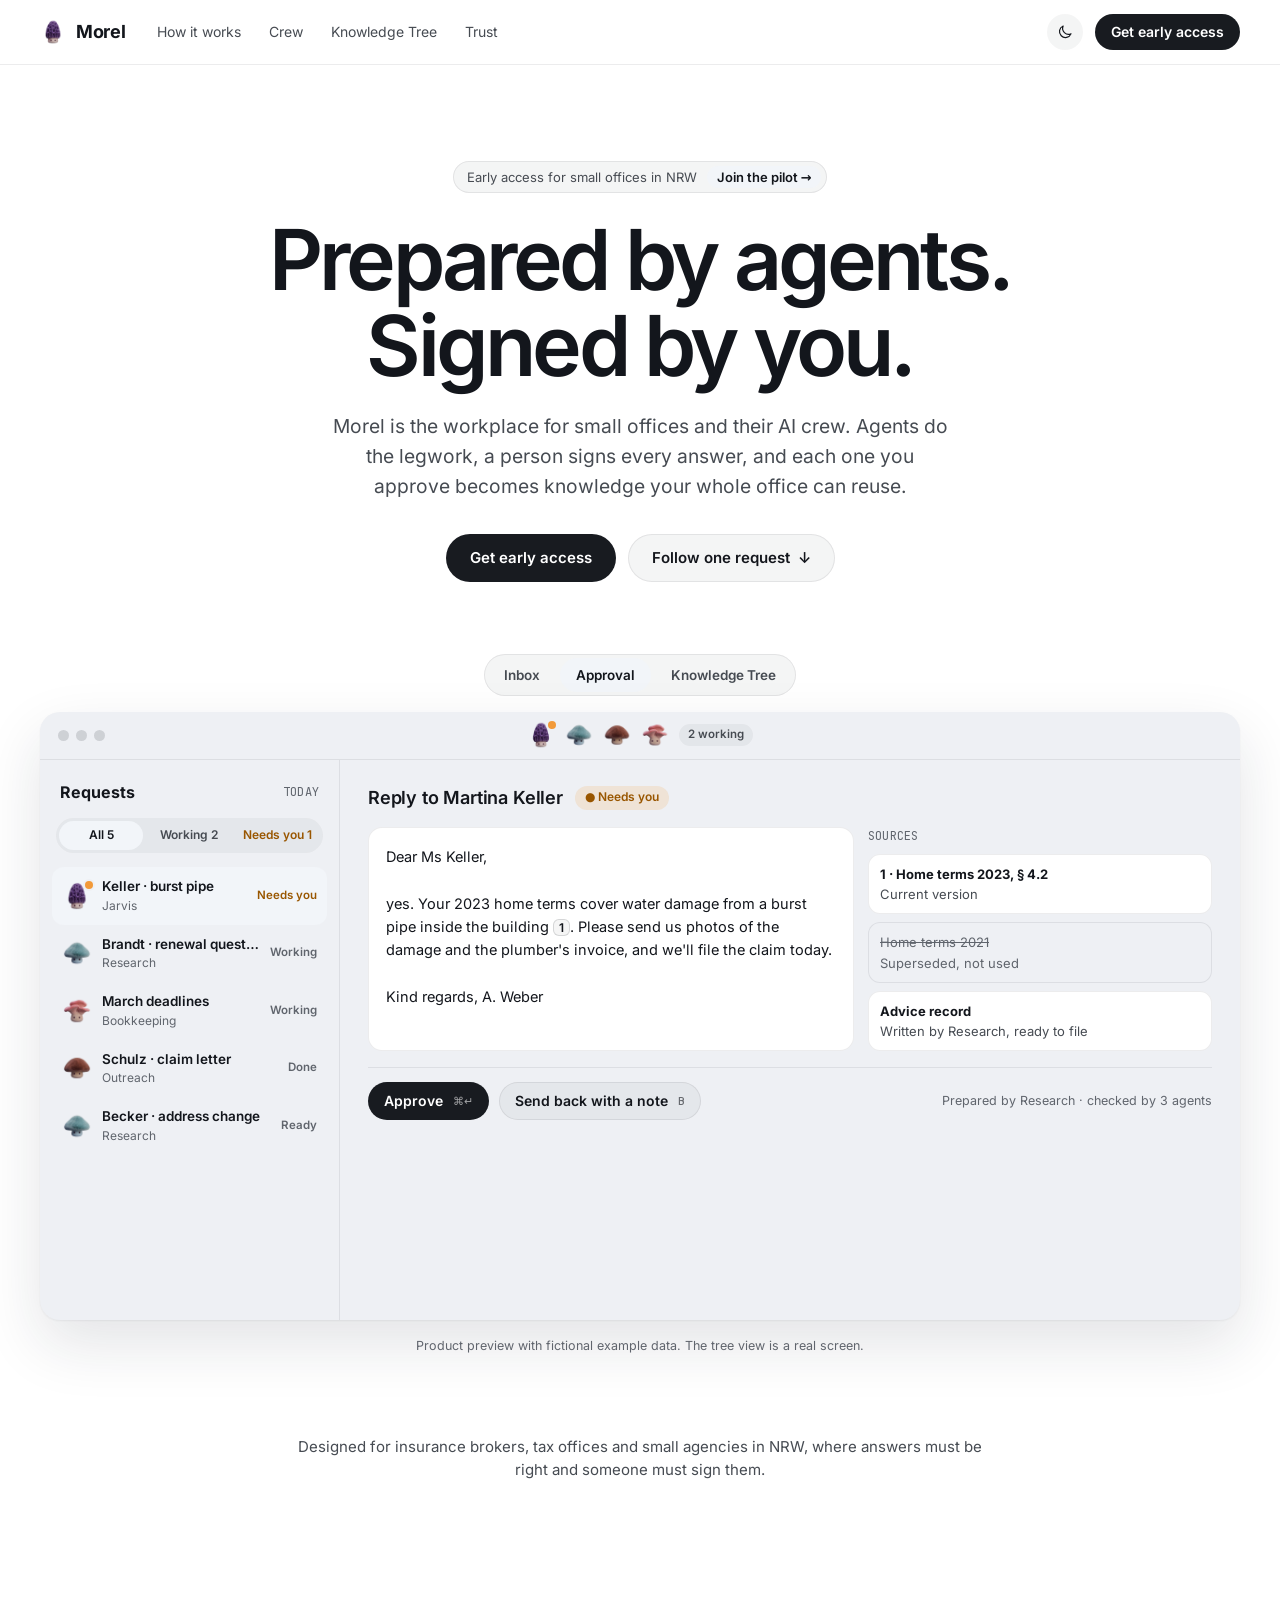
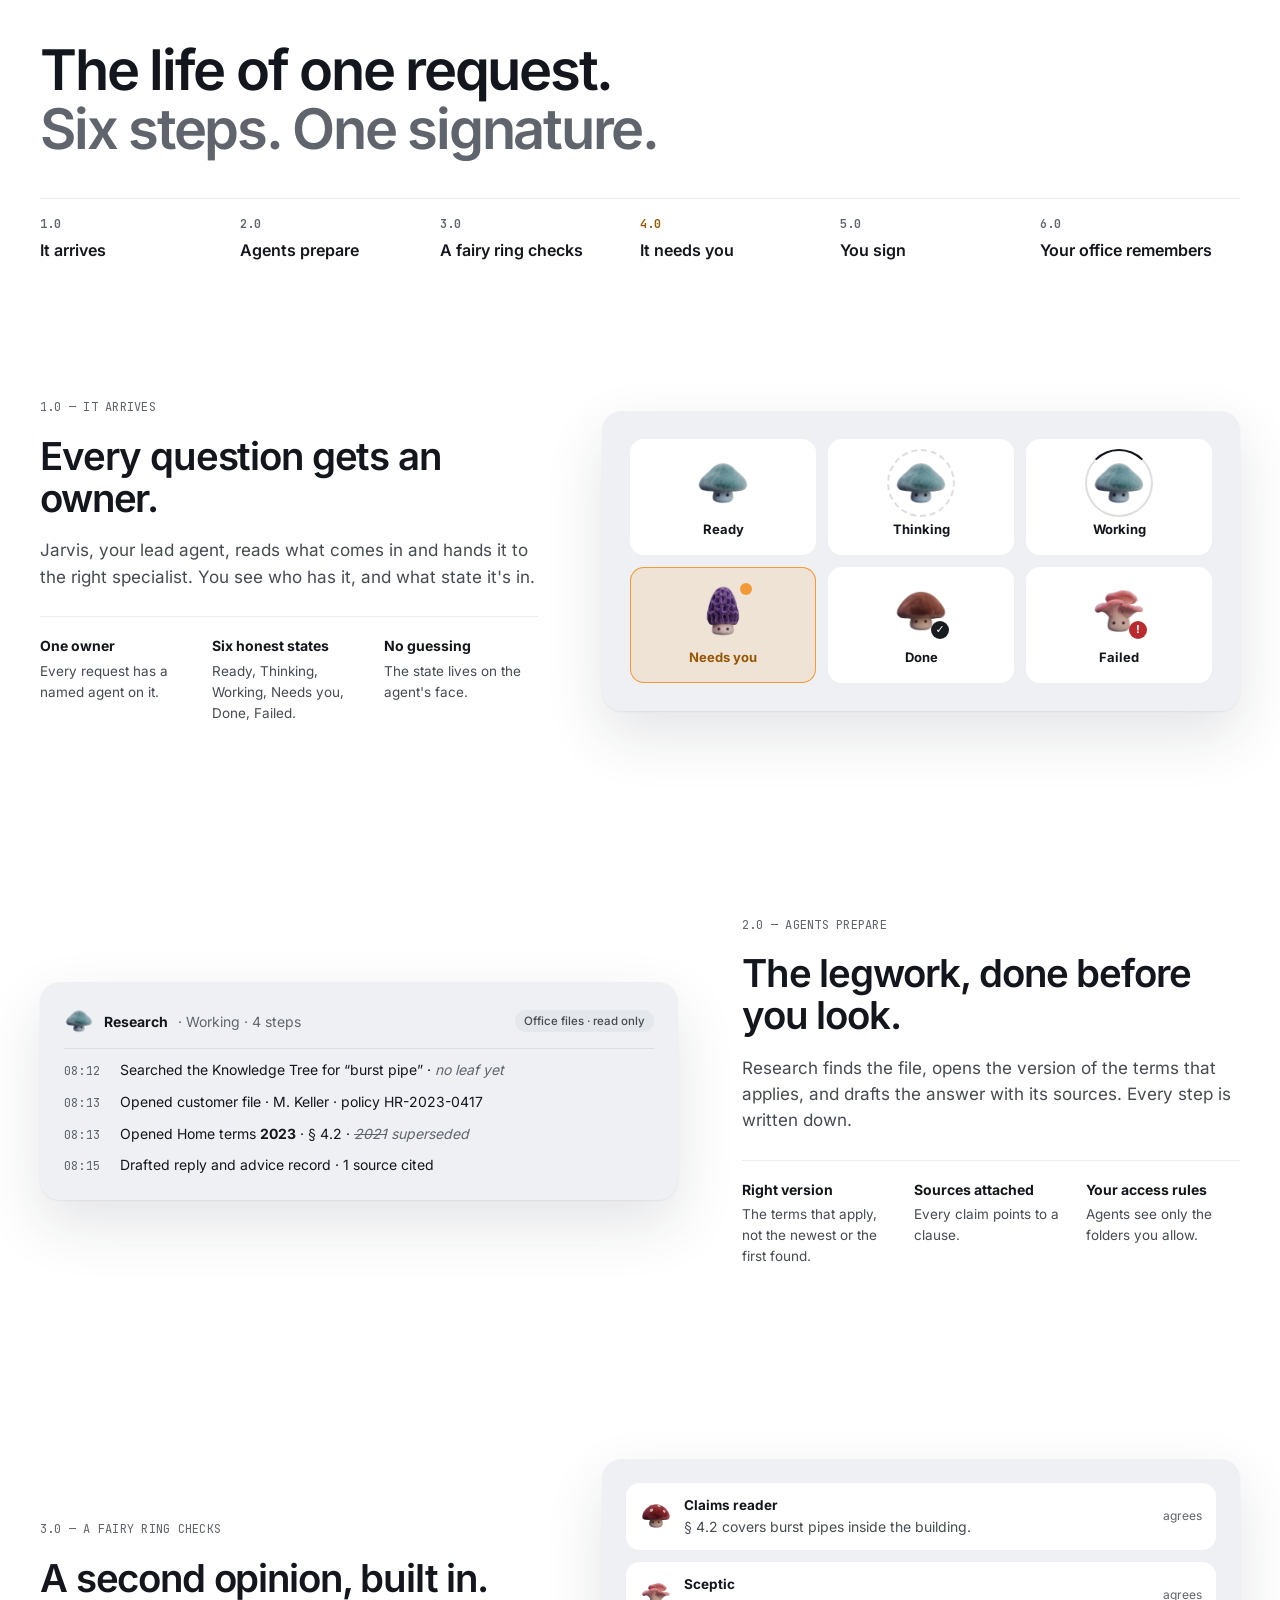
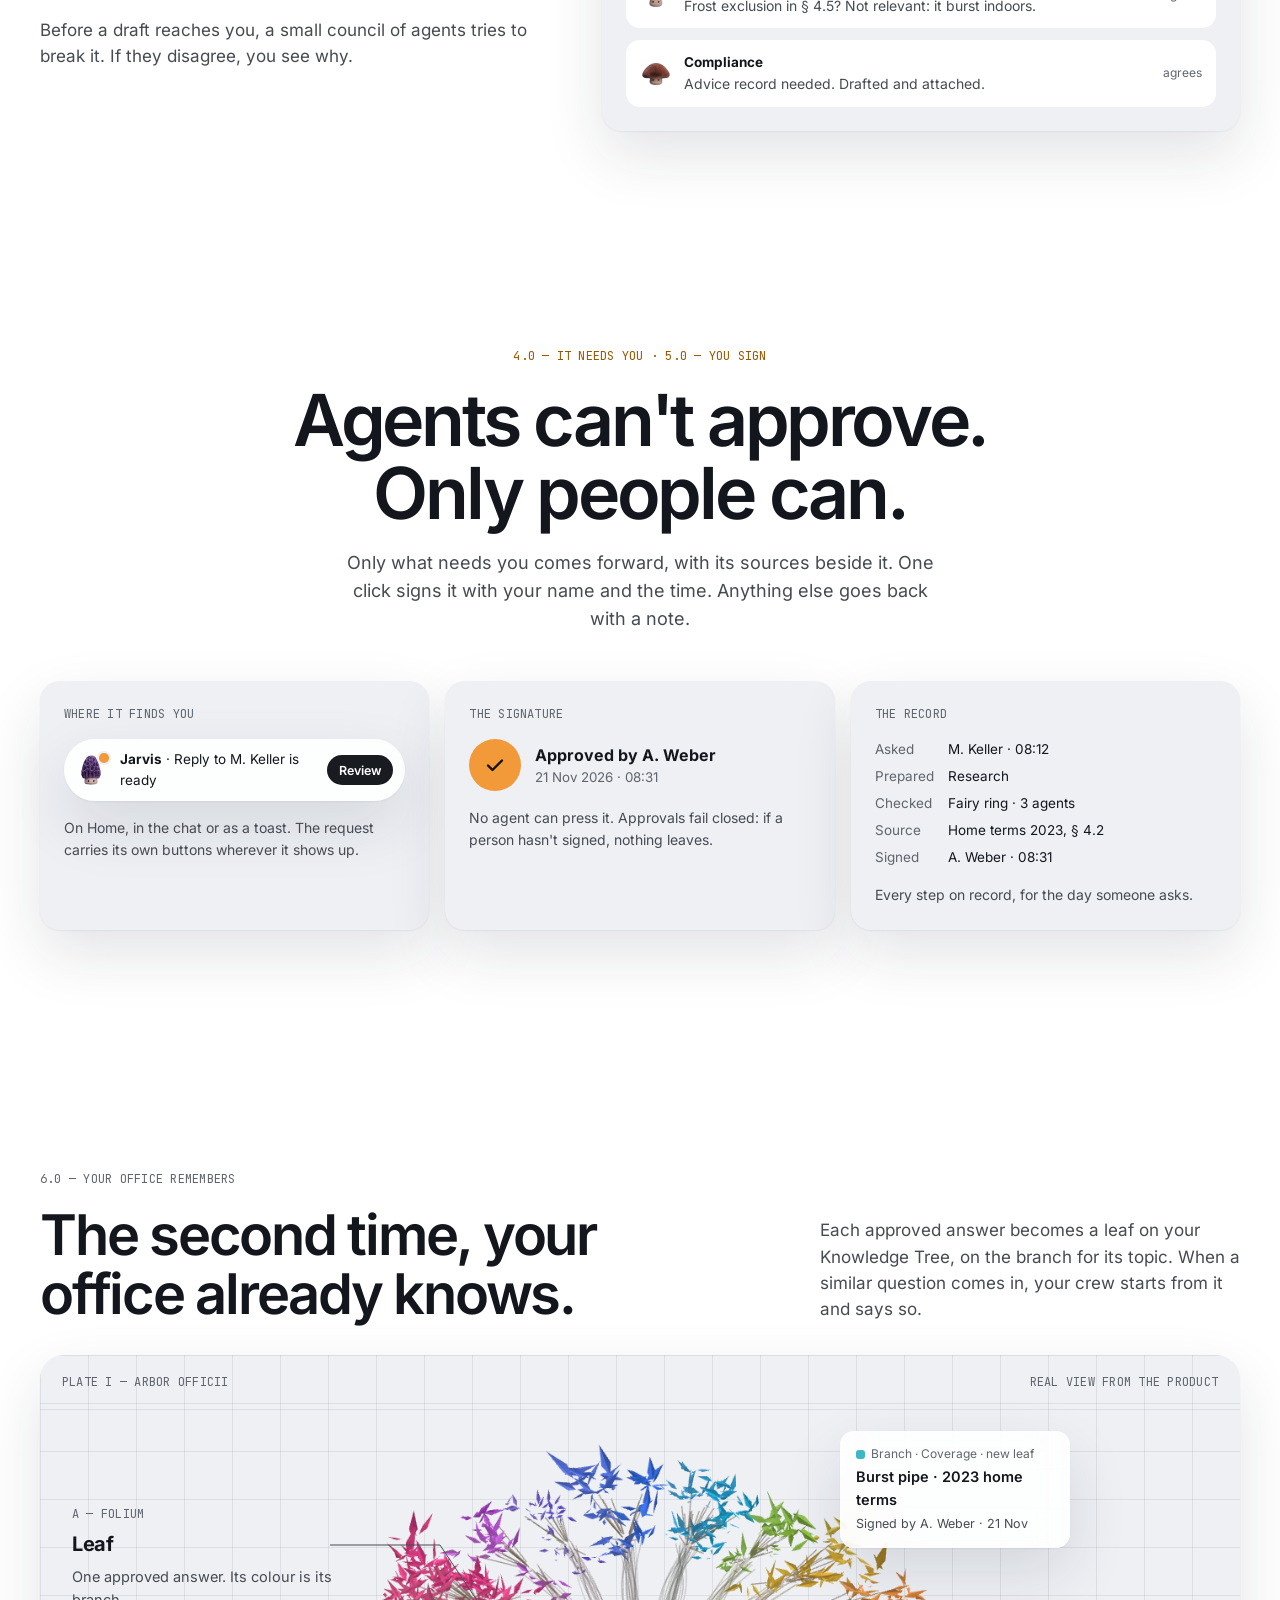
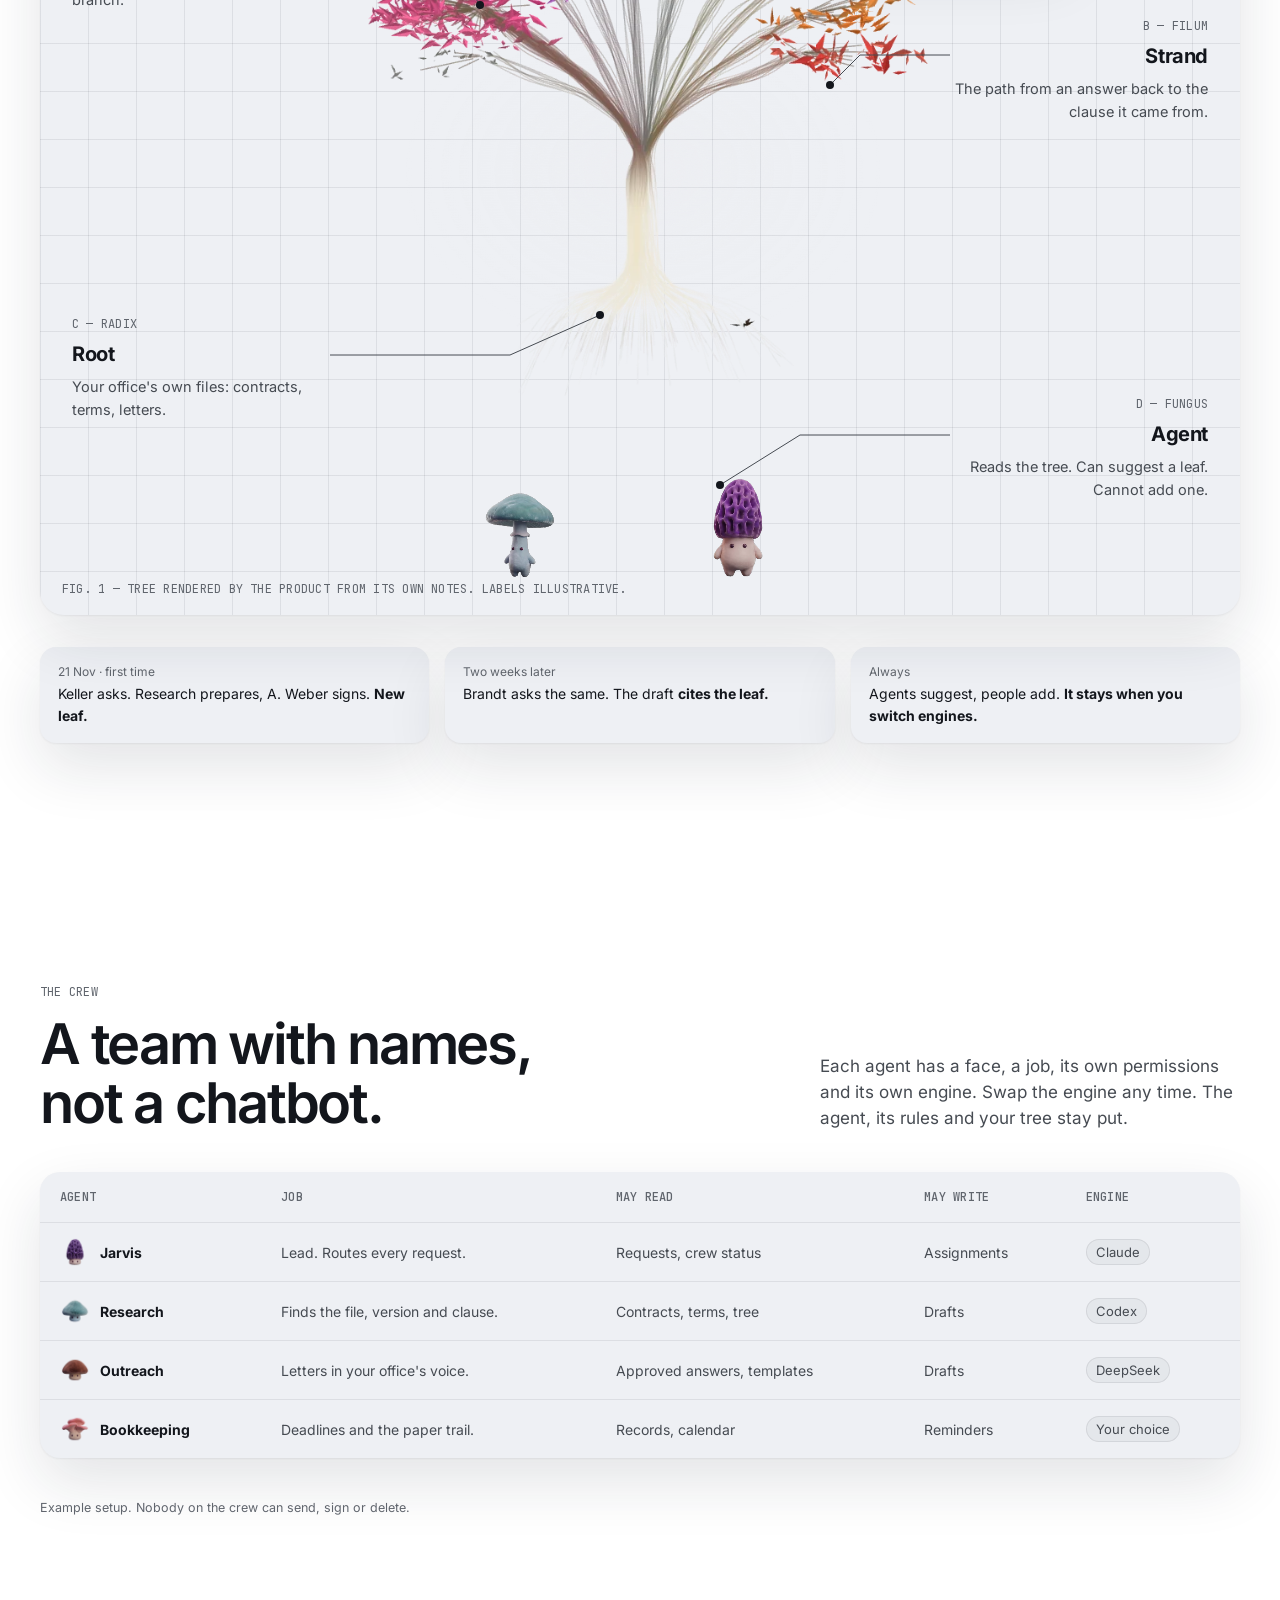
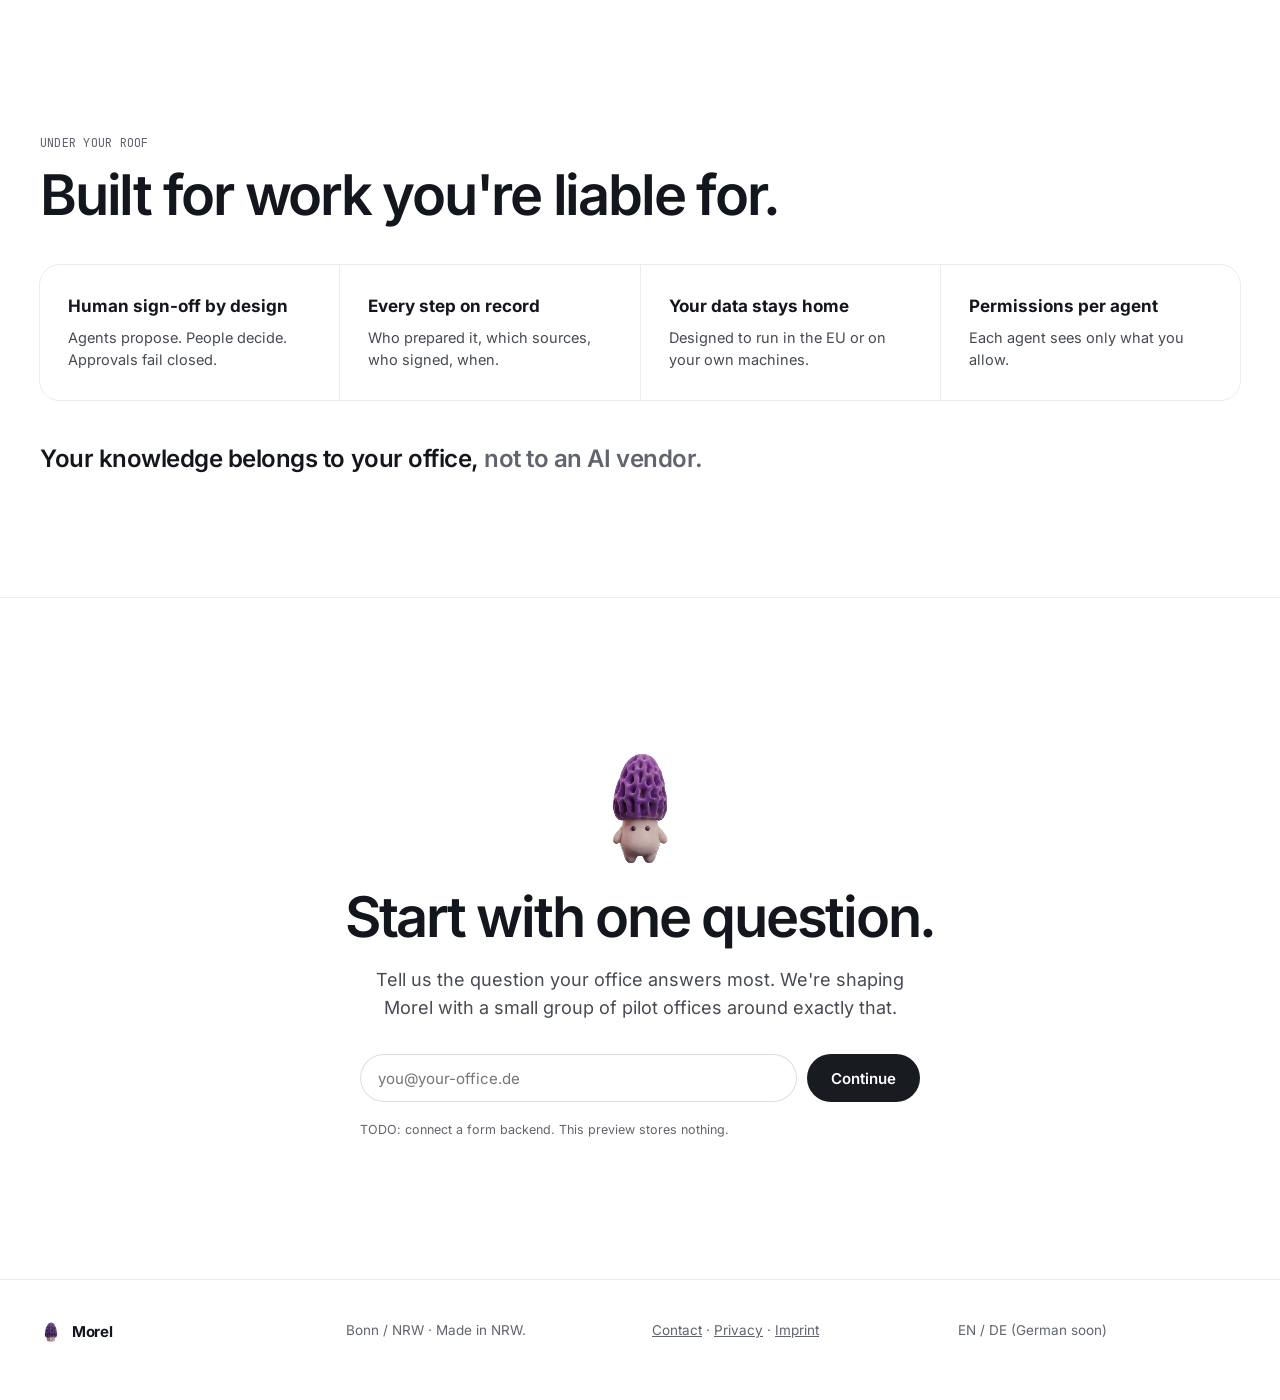
<file: index.html>
<!doctype html>
<html lang="en" data-theme="dark">
<head>
<meta charset="utf-8">
<meta name="viewport" content="width=device-width, initial-scale=1">
<title>Morel · Prepared by agents. Signed by you.</title>
<meta name="description" content="Morel is the workplace for small offices and their AI crew. Agents do the legwork, a person signs every answer, and each one you approve becomes knowledge your whole office can reuse.">
<link rel="preload" href="assets/fonts/inter-latin-wght-normal.woff2" as="font" type="font/woff2" crossorigin>
<link rel="icon" href="assets/agents/morel/head.webp" type="image/webp">
<script>
(function () {
  var t = null; try { t = localStorage.getItem('morel-theme'); } catch (e) {}
  if (t !== 'light' && t !== 'dark') t = window.matchMedia('(prefers-color-scheme: light)').matches ? 'light' : 'dark';
  document.documentElement.dataset.theme = t;
  document.documentElement.classList.add('js');
})();
</script>
<link rel="stylesheet" href="styles.css">
</head>
<body>
<a class="skip" href="#main">Skip to content</a>

<header class="nav">
  <nav class="nav__in wrap" aria-label="Main">
    <a href="#top" class="brand" aria-label="Morel, back to top"><img src="assets/agents/morel/head.webp" alt="" width="26" height="26"><span>Morel</span></a>
    <div class="nav__links">
      <a href="#flow">How it works</a>
      <a href="#crew">Crew</a>
      <a href="#tree">Knowledge Tree</a>
      <a href="#roof">Trust</a>
    </div>
    <button class="icon-btn" type="button" data-theme-toggle aria-label="Switch to light appearance">
      <svg class="i-sun" viewBox="0 0 24 24" aria-hidden="true"><circle cx="12" cy="12" r="4"/><path d="M12 2.5v2M12 19.5v2M4.6 4.6l1.4 1.4M18 18l1.4 1.4M2.5 12h2M19.5 12h2M4.6 19.4L6 18M18 6l1.4-1.4"/></svg>
      <svg class="i-moon" viewBox="0 0 24 24" aria-hidden="true"><path d="M20 14.5A8 8 0 0 1 9.5 4a8 8 0 1 0 10.5 10.5z"/></svg>
    </button>
    <a href="#access" class="btn btn--ink btn--sm">Get early access</a>
  </nav>
</header>

<main id="main">

<!-- HERO -->
<section id="top" class="hero wrap">
  <a href="#access" class="eyebrow">Early access for small offices in NRW <span>Join the pilot →</span></a>
  <h1 class="hero__h">Prepared by agents.<br>Signed by you.</h1>
  <p class="hero__sub">Morel is the workplace for small offices and their AI crew. Agents do the legwork, a person signs every answer, and each one you approve becomes knowledge your whole office can reuse.</p>
  <div class="hero__ctas">
    <a href="#access" class="btn btn--ink">Get early access</a>
    <a href="#flow" class="btn btn--ghost" data-track="follow-request">Follow one request <span aria-hidden="true">↓</span></a>
  </div>

  <div class="product" data-reveal>
    <div class="tabs" role="tablist" aria-label="Product views">
      <button role="tab" id="tab-inbox" aria-controls="pane-inbox" aria-selected="false" tabindex="-1">Inbox</button>
      <button role="tab" id="tab-approval" aria-controls="pane-approval" aria-selected="true">Approval</button>
      <button role="tab" id="tab-tree" aria-controls="pane-tree" aria-selected="false" tabindex="-1">Knowledge Tree</button>
    </div>
    <div class="window">
      <div class="window__bar">
        <span class="lights" aria-hidden="true"><i></i><i></i><i></i></span>
        <span class="head has-dot"><img src="assets/agents/morel/head.webp" alt="Jarvis, needs you" width="28" height="28"></span>
        <img src="assets/agents/verdigris/head.webp" alt="Research, working" width="28" height="28">
        <img src="assets/agents/porcini/head.webp" alt="Outreach, ready" width="28" height="28">
        <img src="assets/agents/oyster/head.webp" alt="Bookkeeping, working" width="28" height="28">
        <span class="pill-sm">2 working</span>
      </div>
      <div class="window__body">
        <aside class="side" aria-label="Requests">
          <div class="side__head"><b>Requests</b><span class="mono dim3">Today</span></div>
          <div class="seg" aria-hidden="true"><span class="on">All 5</span><span>Working 2</span><span class="attn">Needs you 1</span></div>
          <ul class="rows">
            <li class="on"><span class="head has-dot"><img src="assets/agents/morel/head.webp" alt="" width="30" height="30"></span><span class="rows__t"><b>Keller · burst pipe</b><small>Jarvis</small></span><span class="st attn">Needs you</span></li>
            <li><img src="assets/agents/verdigris/head.webp" alt="" width="30" height="30"><span class="rows__t"><b>Brandt · renewal question</b><small>Research</small></span><span class="st">Working</span></li>
            <li><img src="assets/agents/oyster/head.webp" alt="" width="30" height="30"><span class="rows__t"><b>March deadlines</b><small>Bookkeeping</small></span><span class="st">Working</span></li>
            <li><img src="assets/agents/porcini/head.webp" alt="" width="30" height="30"><span class="rows__t"><b>Schulz · claim letter</b><small>Outreach</small></span><span class="st">Done</span></li>
            <li><img src="assets/agents/verdigris/head.webp" alt="" width="30" height="30"><span class="rows__t"><b>Becker · address change</b><small>Research</small></span><span class="st">Ready</span></li>
          </ul>
        </aside>
        <div class="panes">
          <div class="pane" role="tabpanel" id="pane-inbox" aria-labelledby="tab-inbox" hidden>
            <span class="mono dim3">Keller · burst pipe · routed by Jarvis</span>
            <div class="msg"><small>Email from Martina Keller · 08:12</small>A pipe burst last night. Is burst-pipe water damage covered in my 2023 contract?</div>
            <ol class="steps">
              <li>Searched the Knowledge Tree for “burst pipe”</li>
              <li>Opened customer file · M. Keller</li>
              <li>Opened Home terms 2023 · skipped 2021 (superseded)</li>
              <li>Fairy ring: 3 checks passed</li>
              <li class="attn">Draft ready · waiting for A. Weber</li>
            </ol>
          </div>
          <div class="pane" role="tabpanel" id="pane-approval" aria-labelledby="tab-approval">
            <div class="pane__title"><b>Reply to Martina Keller</b><span class="badge-attn">● Needs you</span></div>
            <div class="draft">
              <div class="draft__text">Dear Ms Keller,<br><br>yes. Your 2023 home terms cover water damage from a burst pipe inside the building <span class="cite">1</span>. Please send us photos of the damage and the plumber's invoice, and we'll file the claim today.<br><br>Kind regards, A. Weber</div>
              <div class="draft__src">
                <span class="mono dim3">Sources</span>
                <div class="src"><b>1 · Home terms 2023, § 4.2</b><span>Current version</span></div>
                <div class="src src--old"><s>Home terms 2021</s><span>Superseded, not used</span></div>
                <div class="src"><b>Advice record</b><span>Written by Research, ready to file</span></div>
              </div>
            </div>
            <div class="actions">
              <span class="fake-btn fake-btn--ink">Approve <kbd>⌘↵</kbd></span>
              <span class="fake-btn">Send back with a note <kbd>B</kbd></span>
              <small class="dim3">Prepared by Research · checked by 3 agents</small>
            </div>
          </div>
          <div class="pane pane--tree" role="tabpanel" id="pane-tree" aria-labelledby="tab-tree" hidden>
            <img class="tree tree--dark" src="assets/tree-dark.webp" alt="The Knowledge Tree: branches by topic, coloured leaves for approved answers" width="760" height="675" loading="lazy">
            <img class="tree tree--light" src="assets/tree.webp" alt="The Knowledge Tree: branches by topic, coloured leaves for approved answers" width="760" height="675" loading="lazy">
            <div class="leafcard"><small><i class="sw"></i>Branch · Coverage</small><b>Burst pipe · 2023 home terms</b><span>Approved by A. Weber · 21 Nov<br>Source: Home terms 2023, § 4.2</span></div>
          </div>
        </div>
      </div>
    </div>
    <p class="note">Product preview with fictional example data. The tree view is a real screen.</p>
  </div>
  <p class="for">Designed for insurance brokers, tax offices and small agencies in NRW, where answers must be right and someone must sign them.</p>
</section>

<!-- FLOW -->
<section id="flow" class="flow wrap">
  <h2 class="h2">The life of one request.<br><span class="dim3">Six steps. One signature.</span></h2>
  <ol class="flow__list">
    <li><a href="#c1"><span class="mono">1.0</span>It arrives</a></li>
    <li><a href="#c2"><span class="mono">2.0</span>Agents prepare</a></li>
    <li><a href="#c3"><span class="mono">3.0</span>A fairy ring checks</a></li>
    <li><a href="#c4"><span class="mono attn">4.0</span>It needs you</a></li>
    <li><a href="#c4"><span class="mono">5.0</span>You sign</a></li>
    <li><a href="#tree"><span class="mono">6.0</span>Your office remembers</a></li>
  </ol>
</section>

<!-- chapter rail: shows where you are while reading the chapters -->
<nav class="rail" data-rail aria-label="Chapters" hidden>
  <a href="#c1" data-for="c1">1.0 Arrives</a><a href="#c2" data-for="c2">2.0 Prepare</a><a href="#c3" data-for="c3">3.0 Check</a><a href="#c4" data-for="c4">4–5 Sign</a><a href="#tree" data-for="tree">6.0 Remember</a>
</nav>

<!-- 1.0 -->
<section id="c1" class="chapter wrap" data-chapter>
  <div class="chapter__copy" data-reveal>
    <span class="mono dim3">1.0 — It arrives</span>
    <h3 class="h3">Every question gets an owner.</h3>
    <p class="body">Jarvis, your lead agent, reads what comes in and hands it to the right specialist. You see who has it, and what state it's in.</p>
    <ul class="details">
      <li><b>One owner</b><span>Every request has a named agent on it.</span></li>
      <li><b>Six honest states</b><span>Ready, Thinking, Working, Needs you, Done, Failed.</span></li>
      <li><b>No guessing</b><span>The state lives on the agent's face.</span></li>
    </ul>
  </div>
  <div class="card states" data-reveal>
    <div class="state"><img src="assets/agents/verdigris/head.webp" alt="" width="56" height="56"><b>Ready</b></div>
    <div class="state"><span class="ring ring--dash"><img src="assets/agents/verdigris/head.webp" alt="" width="56" height="56"></span><b>Thinking</b></div>
    <div class="state"><span class="ring ring--spin"><img src="assets/agents/verdigris/head.webp" alt="" width="56" height="56"></span><b>Working</b></div>
    <div class="state state--attn"><span class="head has-dot"><img src="assets/agents/morel/head.webp" alt="" width="56" height="56"></span><b>Needs you</b></div>
    <div class="state"><span class="head has-check"><img src="assets/agents/porcini/head.webp" alt="" width="56" height="56"></span><b>Done</b></div>
    <div class="state"><span class="head has-fail"><img src="assets/agents/oyster/head.webp" alt="" width="56" height="56"></span><b>Failed</b></div>
  </div>
</section>

<!-- 2.0 -->
<section id="c2" class="chapter chapter--flip wrap" data-chapter>
  <div class="chapter__copy" data-reveal>
    <span class="mono dim3">2.0 — Agents prepare</span>
    <h3 class="h3">The legwork, done before you look.</h3>
    <p class="body">Research finds the file, opens the version of the terms that applies, and drafts the answer with its sources. Every step is written down.</p>
    <ul class="details">
      <li><b>Right version</b><span>The terms that apply, not the newest or the first found.</span></li>
      <li><b>Sources attached</b><span>Every claim points to a clause.</span></li>
      <li><b>Your access rules</b><span>Agents see only the folders you allow.</span></li>
    </ul>
  </div>
  <div class="card log" data-reveal>
    <div class="log__head"><img src="assets/agents/verdigris/head.webp" alt="" width="30" height="30"><b>Research</b><span class="dim3">· Working · 4 steps</span><span class="pill-sm">Office files · read only</span></div>
    <ol>
      <li><time class="mono">08:12</time><span>Searched the Knowledge Tree for “burst pipe” · <i class="dim3">no leaf yet</i></span></li>
      <li><time class="mono">08:13</time><span>Opened customer file · M. Keller · policy HR-2023-0417</span></li>
      <li><time class="mono">08:13</time><span>Opened Home terms <b>2023</b> · § 4.2 · <i class="dim3"><s>2021</s> superseded</i></span></li>
      <li><time class="mono">08:15</time><span>Drafted reply and advice record · 1 source cited</span></li>
    </ol>
  </div>
</section>

<!-- 3.0 -->
<section id="c3" class="chapter wrap" data-chapter>
  <div class="chapter__copy" data-reveal>
    <span class="mono dim3">3.0 — A fairy ring checks</span>
    <h3 class="h3">A second opinion, built in.</h3>
    <p class="body">Before a draft reaches you, a small council of agents tries to break it. If they disagree, you see why.</p>
  </div>
  <div class="card council" data-reveal>
    <div><img src="assets/agents/amanita/head.webp" alt="" width="32" height="32"><span><b>Claims reader</b>§ 4.2 covers burst pipes inside the building.</span><small>agrees</small></div>
    <div><img src="assets/agents/oyster/head.webp" alt="" width="32" height="32"><span><b>Sceptic</b>Frost exclusion in § 4.5? Not relevant: it burst indoors.</span><small>agrees</small></div>
    <div><img src="assets/agents/porcini/head.webp" alt="" width="32" height="32"><span><b>Compliance</b>Advice record needed. Drafted and attached.</span><small>agrees</small></div>
  </div>
</section>

<!-- 4.0 + 5.0 -->
<section id="c4" class="sign wrap" data-chapter>
  <div class="sign__head" data-reveal>
    <span class="mono attn">4.0 — It needs you · 5.0 — You sign</span>
    <h3 class="h1-s">Agents can't approve.<br>Only people can.</h3>
    <p class="body">Only what needs you comes forward, with its sources beside it. One click signs it with your name and the time. Anything else goes back with a note.</p>
  </div>
  <div class="sign__grid">
    <div class="card" data-reveal>
      <span class="mono dim3">Where it finds you</span>
      <div class="toast"><span class="head has-dot"><img src="assets/agents/morel/head.webp" alt="" width="34" height="34"></span><span><b>Jarvis</b> · Reply to M. Keller is ready</span><span class="fake-btn fake-btn--ink fake-btn--sm">Review</span></div>
      <p class="small-body">On Home, in the chat or as a toast. The request carries its own buttons wherever it shows up.</p>
    </div>
    <div class="card" data-reveal>
      <span class="mono dim3">The signature</span>
      <div class="sig"><span class="seal" aria-hidden="true"><svg viewBox="0 0 24 24"><path d="M5 12.5l4.5 4.5L19 7.5"/></svg></span><span><b>Approved by A. Weber</b><small class="dim3">21 Nov 2026 · 08:31</small></span></div>
      <p class="small-body">No agent can press it. Approvals fail closed: if a person hasn't signed, nothing leaves.</p>
    </div>
    <div class="card" data-reveal>
      <span class="mono dim3">The record</span>
      <dl class="record"><dt>Asked</dt><dd>M. Keller · 08:12</dd><dt>Prepared</dt><dd>Research</dd><dt>Checked</dt><dd>Fairy ring · 3 agents</dd><dt>Source</dt><dd>Home terms 2023, § 4.2</dd><dt>Signed</dt><dd>A. Weber · 08:31</dd></dl>
      <p class="small-body">Every step on record, for the day someone asks.</p>
    </div>
  </div>
</section>

<!-- 6.0 the plate -->
<section id="tree" class="remember wrap" data-chapter>
  <div class="remember__head" data-reveal>
    <div><span class="mono dim3">6.0 — Your office remembers</span><h3 class="h2">The second time, your office already knows.</h3></div>
    <p class="body">Each approved answer becomes a leaf on your Knowledge Tree, on the branch for its topic. When a similar question comes in, your crew starts from it and says so.</p>
  </div>
  <figure class="plate" data-plate aria-label="Anatomy of the Knowledge Tree: leaves are approved answers, strands lead back to sources, the root is your office's own files, and agents read the tree but cannot add to it">
    <div class="plate__top mono dim3"><span>Plate I — Arbor officii</span><span>Real view from the product</span></div>
    <img class="plate__tree tree tree--dark" src="assets/tree-dark.webp" alt="" width="760" height="675" loading="lazy">
    <img class="plate__tree tree tree--light" src="assets/tree.webp" alt="" width="760" height="675" loading="lazy">
    <svg class="plate__lines" viewBox="0 0 1200 860" preserveAspectRatio="none" aria-hidden="true">
      <path d="M290 190 H 400 L 440 250"/><path d="M910 300 H 820 L 790 330"/><path d="M290 600 H 470 L 560 560"/><path d="M910 680 H 760 L 680 730"/>
      <circle cx="440" cy="250" r="4"/><circle cx="790" cy="330" r="4"/><circle cx="560" cy="560" r="4"/><circle cx="680" cy="730" r="4"/>
    </svg>
    <div class="lbl lbl--a"><span class="mono dim3">A — Folium</span><b>Leaf</b><span>One approved answer. Its colour is its branch.</span></div>
    <div class="lbl lbl--b"><span class="mono dim3">B — Filum</span><b>Strand</b><span>The path from an answer back to the clause it came from.</span></div>
    <div class="lbl lbl--c"><span class="mono dim3">C — Radix</span><b>Root</b><span>Your office's own files: contracts, terms, letters.</span></div>
    <div class="lbl lbl--d"><span class="mono dim3">D — Fungus</span><b>Agent</b><span>Reads the tree. Can suggest a leaf. Cannot add one.</span></div>
    <video class="plate__m plate__m--1 clip" src="assets/agents/verdigris/clips/idle.webm" poster="assets/agents/verdigris/figure.webp" muted loop playsinline preload="none" aria-hidden="true"></video>
    <video class="plate__m plate__m--2 clip" src="assets/agents/morel/clips/idle.webm" poster="assets/agents/morel/figure.webp" muted loop playsinline preload="none" aria-hidden="true"></video>
    <div class="newleaf"><small><i class="sw"></i>Branch · Coverage · new leaf</small><b>Burst pipe · 2023 home terms</b><span>Signed by A. Weber · 21 Nov</span></div>
    <figcaption class="mono dim3">Fig. 1 — Tree rendered by the product from its own notes. Labels illustrative.</figcaption>
  </figure>
  <div class="timeline">
    <div class="card card--sm" data-reveal><small class="dim3">21 Nov · first time</small><span>Keller asks. Research prepares, A. Weber signs. <b>New leaf.</b></span></div>
    <div class="card card--sm" data-reveal><small class="dim3">Two weeks later</small><span>Brandt asks the same. The draft <b>cites the leaf.</b></span></div>
    <div class="card card--sm" data-reveal><small class="dim3">Always</small><span>Agents suggest, people add. <b>It stays when you switch engines.</b></span></div>
  </div>
</section>

<!-- CREW -->
<section id="crew" class="crew wrap">
  <div class="split-head" data-reveal>
    <div><span class="mono dim3">The crew</span><h2 class="h2">A team with names,<br>not a chatbot.</h2></div>
    <p class="body">Each agent has a face, a job, its own permissions and its own engine. Swap the engine any time. The agent, its rules and your tree stay put.</p>
  </div>
  <div class="card table-wrap" data-reveal>
    <table>
      <thead><tr><th class="mono">Agent</th><th class="mono">Job</th><th class="mono">May read</th><th class="mono">May write</th><th class="mono">Engine</th></tr></thead>
      <tbody>
        <tr><td><span class="who"><img src="assets/agents/morel/head.webp" alt="" width="30" height="30"><b>Jarvis</b></span></td><td>Lead. Routes every request.</td><td>Requests, crew status</td><td>Assignments</td><td><span class="chip">Claude</span></td></tr>
        <tr><td><span class="who"><img src="assets/agents/verdigris/head.webp" alt="" width="30" height="30"><b>Research</b></span></td><td>Finds the file, version and clause.</td><td>Contracts, terms, tree</td><td>Drafts</td><td><span class="chip">Codex</span></td></tr>
        <tr><td><span class="who"><img src="assets/agents/porcini/head.webp" alt="" width="30" height="30"><b>Outreach</b></span></td><td>Letters in your office's voice.</td><td>Approved answers, templates</td><td>Drafts</td><td><span class="chip">DeepSeek</span></td></tr>
        <tr><td><span class="who"><img src="assets/agents/oyster/head.webp" alt="" width="30" height="30"><b>Bookkeeping</b></span></td><td>Deadlines and the paper trail.</td><td>Records, calendar</td><td>Reminders</td><td><span class="chip">Your choice</span></td></tr>
      </tbody>
    </table>
  </div>
  <p class="note">Example setup. Nobody on the crew can send, sign or delete.</p>
</section>

<!-- ROOF -->
<section id="roof" class="roof wrap">
  <div data-reveal><span class="mono dim3">Under your roof</span><h2 class="h2">Built for work you're liable for.</h2></div>
  <ul class="roof__grid" data-reveal>
    <li><b>Human sign-off by design</b><span>Agents propose. People decide. Approvals fail closed.</span></li>
    <li><b>Every step on record</b><span>Who prepared it, which sources, who signed, when.</span></li>
    <li><b>Your data stays home</b><span>Designed to run in the EU or on your own machines.</span></li>
    <li><b>Permissions per agent</b><span>Each agent sees only what you allow.</span></li>
  </ul>
  <p class="calm">Your knowledge belongs to your office, <span class="dim3">not to an AI vendor.</span></p>
</section>

<!-- ACCESS: two steps -->
<section id="access" class="access">
  <div class="access__in wrap">
    <video class="access__m clip" src="assets/agents/morel/clips/idle.webm" poster="assets/agents/morel/figure.webp" muted loop playsinline preload="none" aria-hidden="true"></video>
    <h2 class="h2">Start with one question.</h2>
    <p class="body">Tell us the question your office answers most. We're shaping Morel with a small group of pilot offices around exactly that.</p>
    <form class="form" data-form novalidate>
      <div class="form__row">
        <label class="sr" for="f-email">Work email</label>
        <input id="f-email" name="email" type="email" autocomplete="email" placeholder="you@your-office.de" required>
        <button class="btn btn--ink" type="button" data-next>Continue</button>
      </div>
      <div class="form__more" data-more hidden>
        <div class="field"><label for="f-name">Name</label><input id="f-name" name="name" autocomplete="name" required></div>
        <div class="field"><label for="f-office">Office name</label><input id="f-office" name="office" autocomplete="organization" required></div>
        <div class="field field--half"><label for="f-size">Office size</label><select id="f-size" name="size" required><option value="">Choose</option><option>1–2</option><option>3–15</option><option>16+</option></select></div>
        <div class="field field--half"><label for="f-ind">Industry</label><select id="f-ind" name="industry" required><option value="">Choose</option><option>Insurance broker</option><option>Tax &amp; accounting</option><option>Other</option></select></div>
        <div class="field"><label for="f-first">The question your office answers most <span class="dim3">(optional)</span></label><textarea id="f-first" name="first" rows="2"></textarea></div>
        <label class="check"><input type="checkbox" name="consent" required><span>Morel may store these details to contact me about the pilot. See the <a href="privacy.html">privacy policy</a>.</span></label>
        <button class="btn btn--ink btn--wide" type="submit">Get early access</button>
      </div>
      <p class="form__err" role="alert" data-err hidden>Please fill in the required fields and tick the box.</p>
      <p class="note">TODO: connect a form backend. This preview stores nothing.</p>
    </form>
    <div class="done" data-done hidden tabindex="-1">
      <video class="clip" src="assets/agents/porcini/clips/done.webm" poster="assets/agents/porcini/figure.webp" muted playsinline preload="none" aria-label="Outreach, a porcini mushroom agent, is done"></video>
      <p class="h3">Thanks. We'll be in touch personally.</p>
    </div>
  </div>
</section>

</main>

<footer class="foot">
  <div class="foot__in wrap">
    <span class="brand"><img src="assets/agents/morel/head.webp" alt="" width="22" height="22"><span>Morel</span></span>
    <span>Bonn / NRW · Made in NRW.</span>
    <span><a href="mailto:hello@example.com">Contact</a> · <a href="privacy.html">Privacy</a> · <a href="imprint.html">Imprint</a></span>
    <span>EN / DE <span class="dim3">(German soon)</span></span>
  </div>
</footer>

<script src="main.js" defer></script>
</body>
</html>
</file>
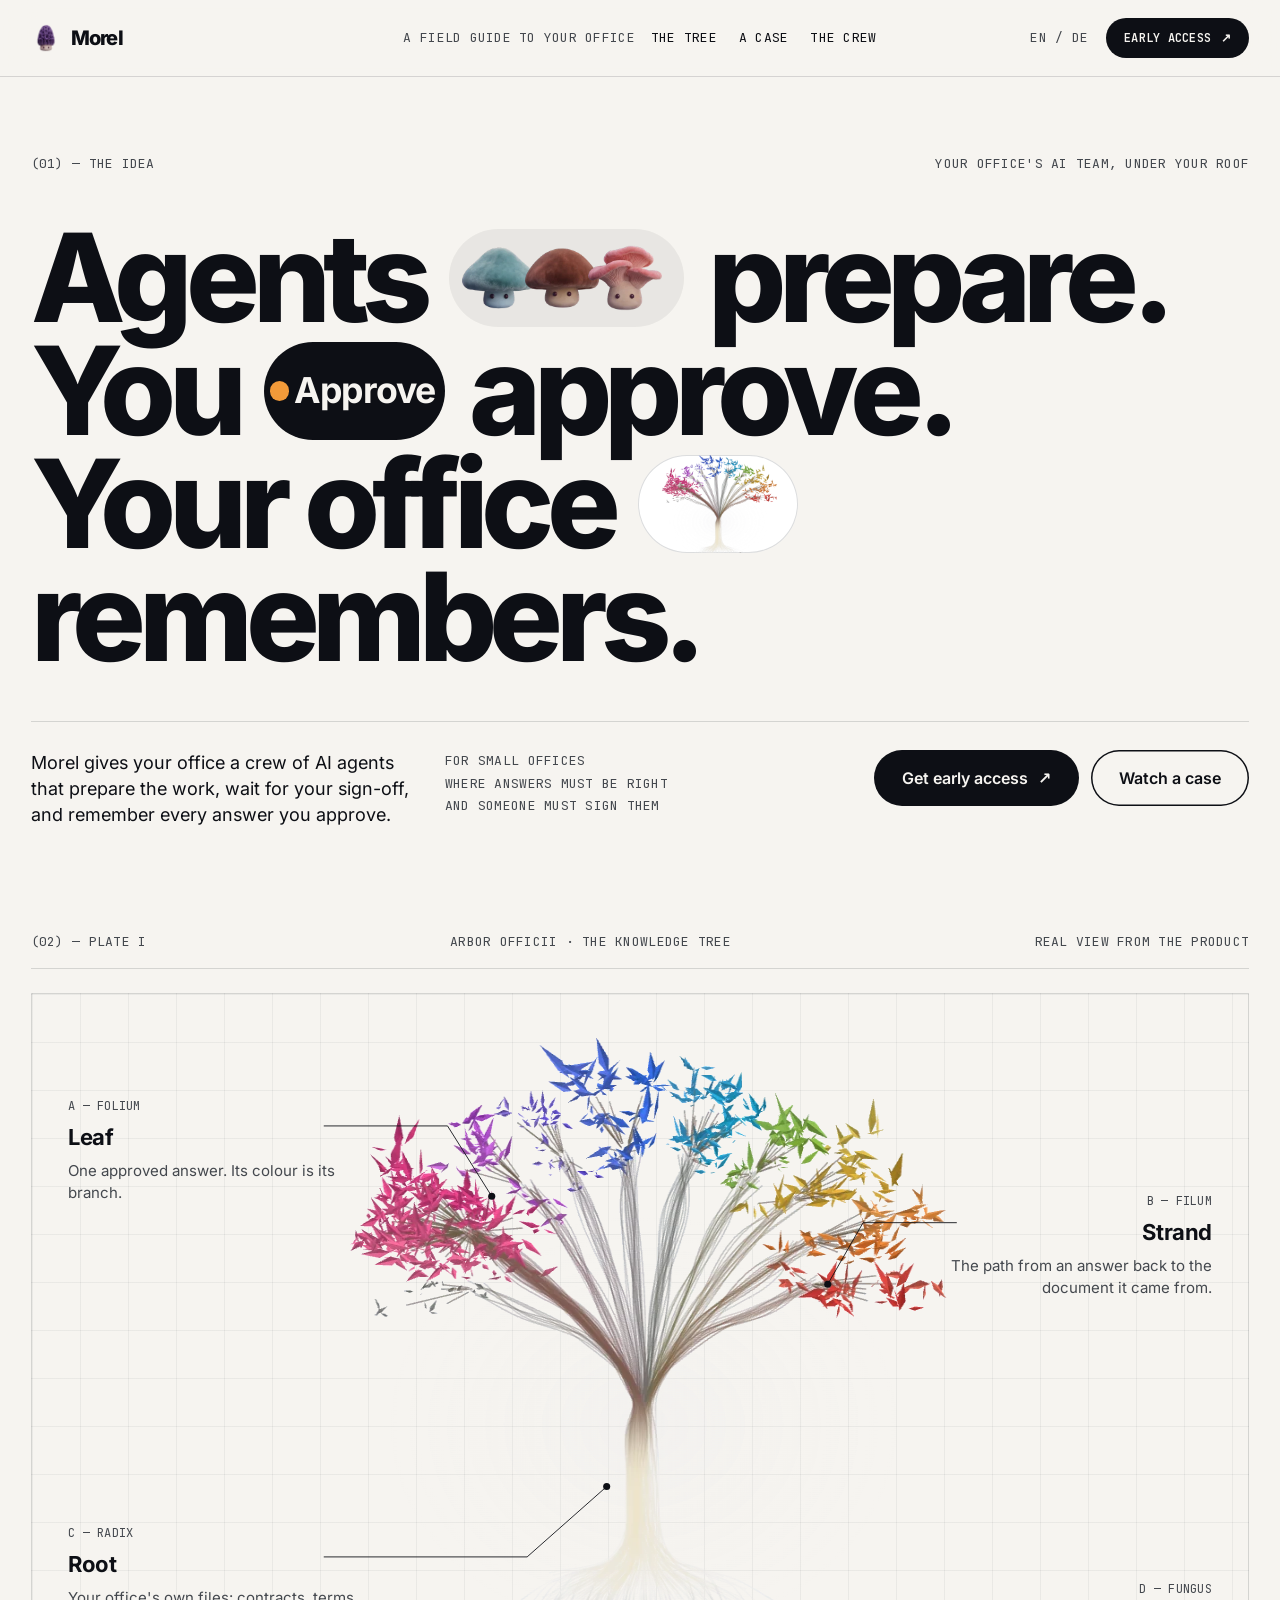
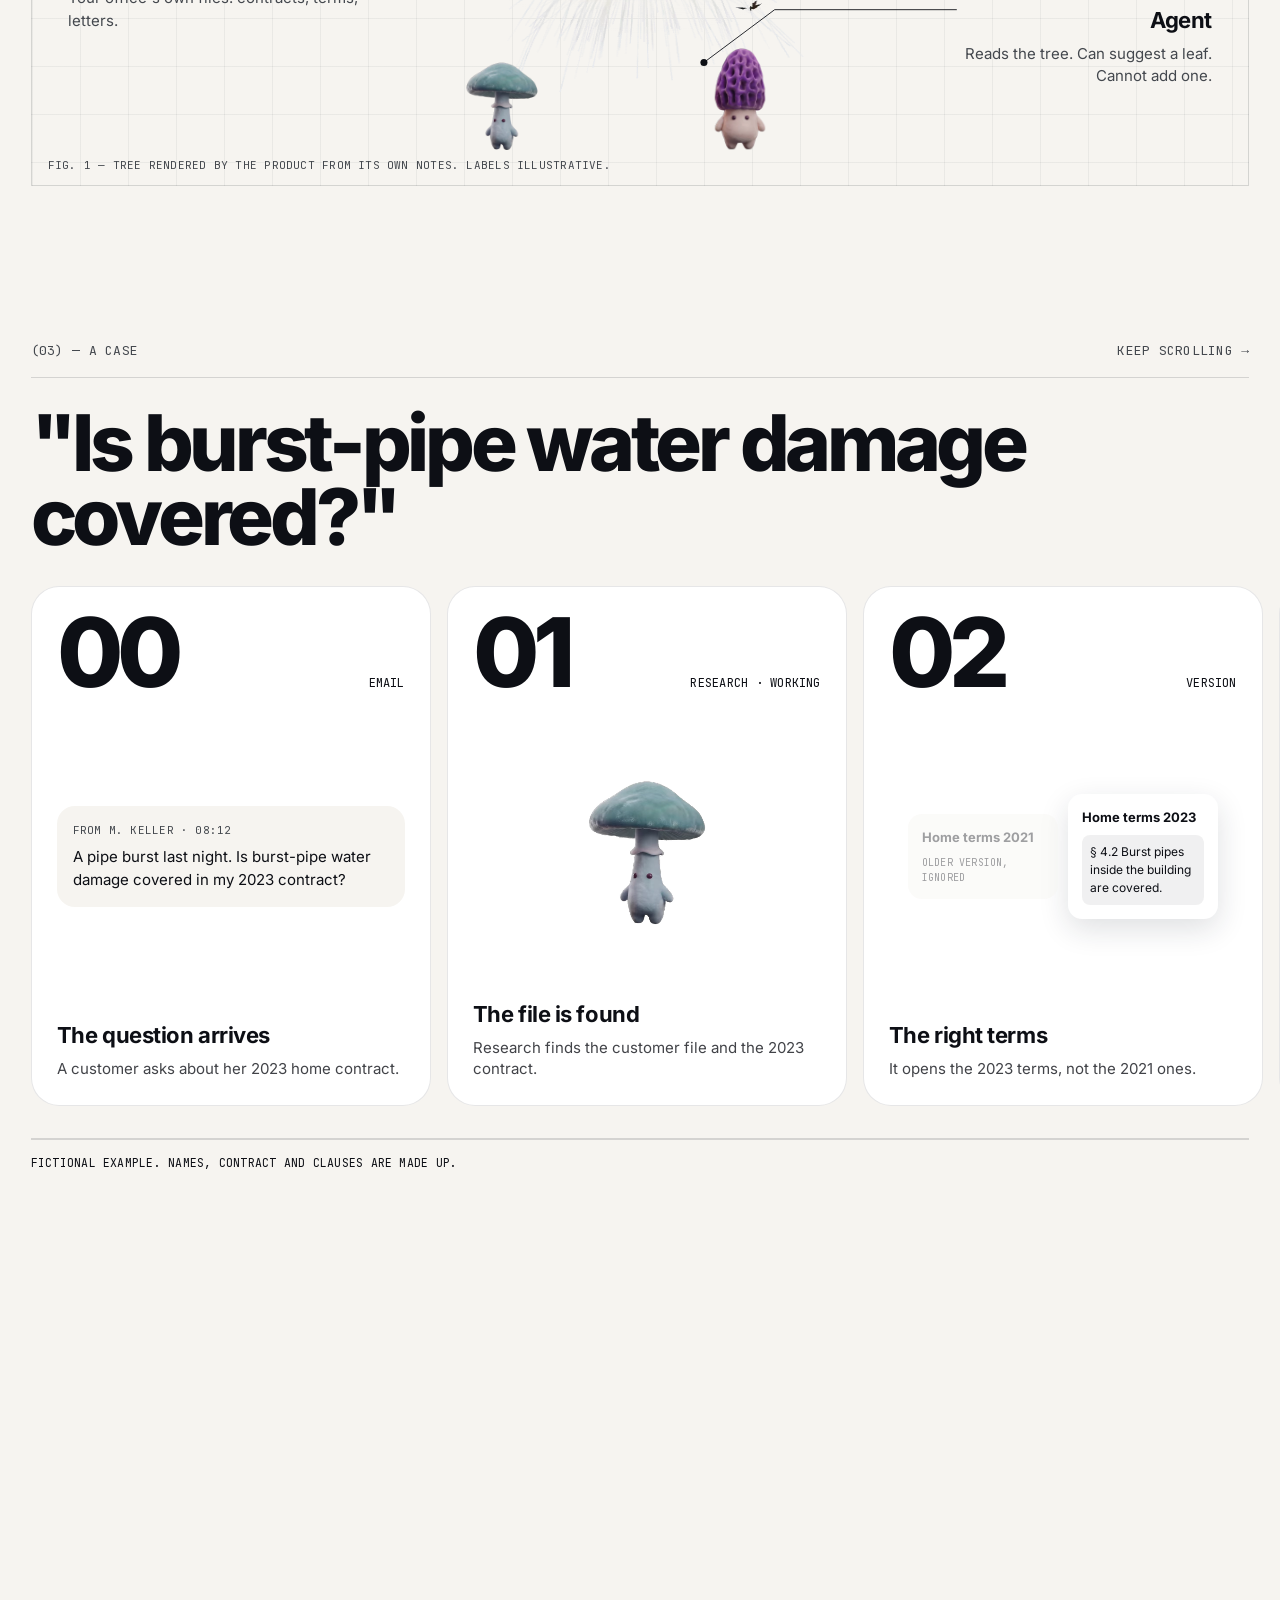
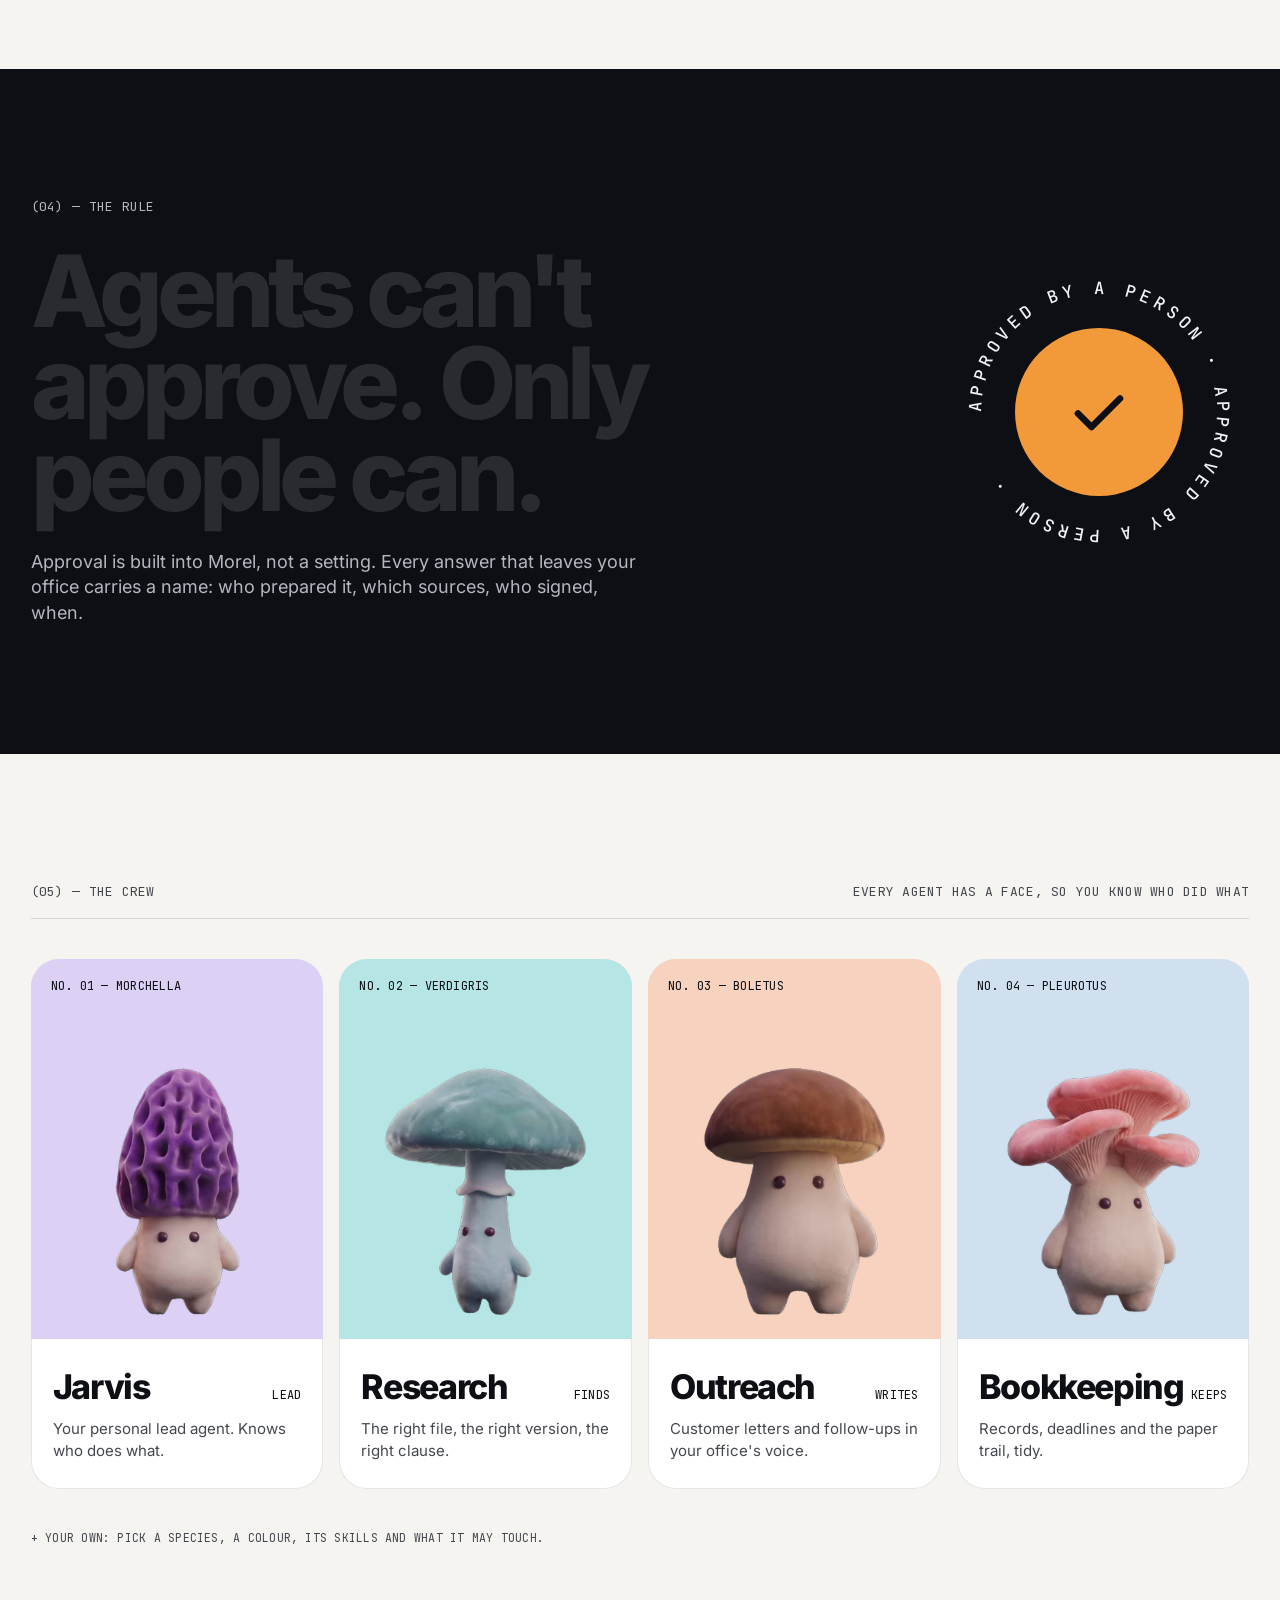
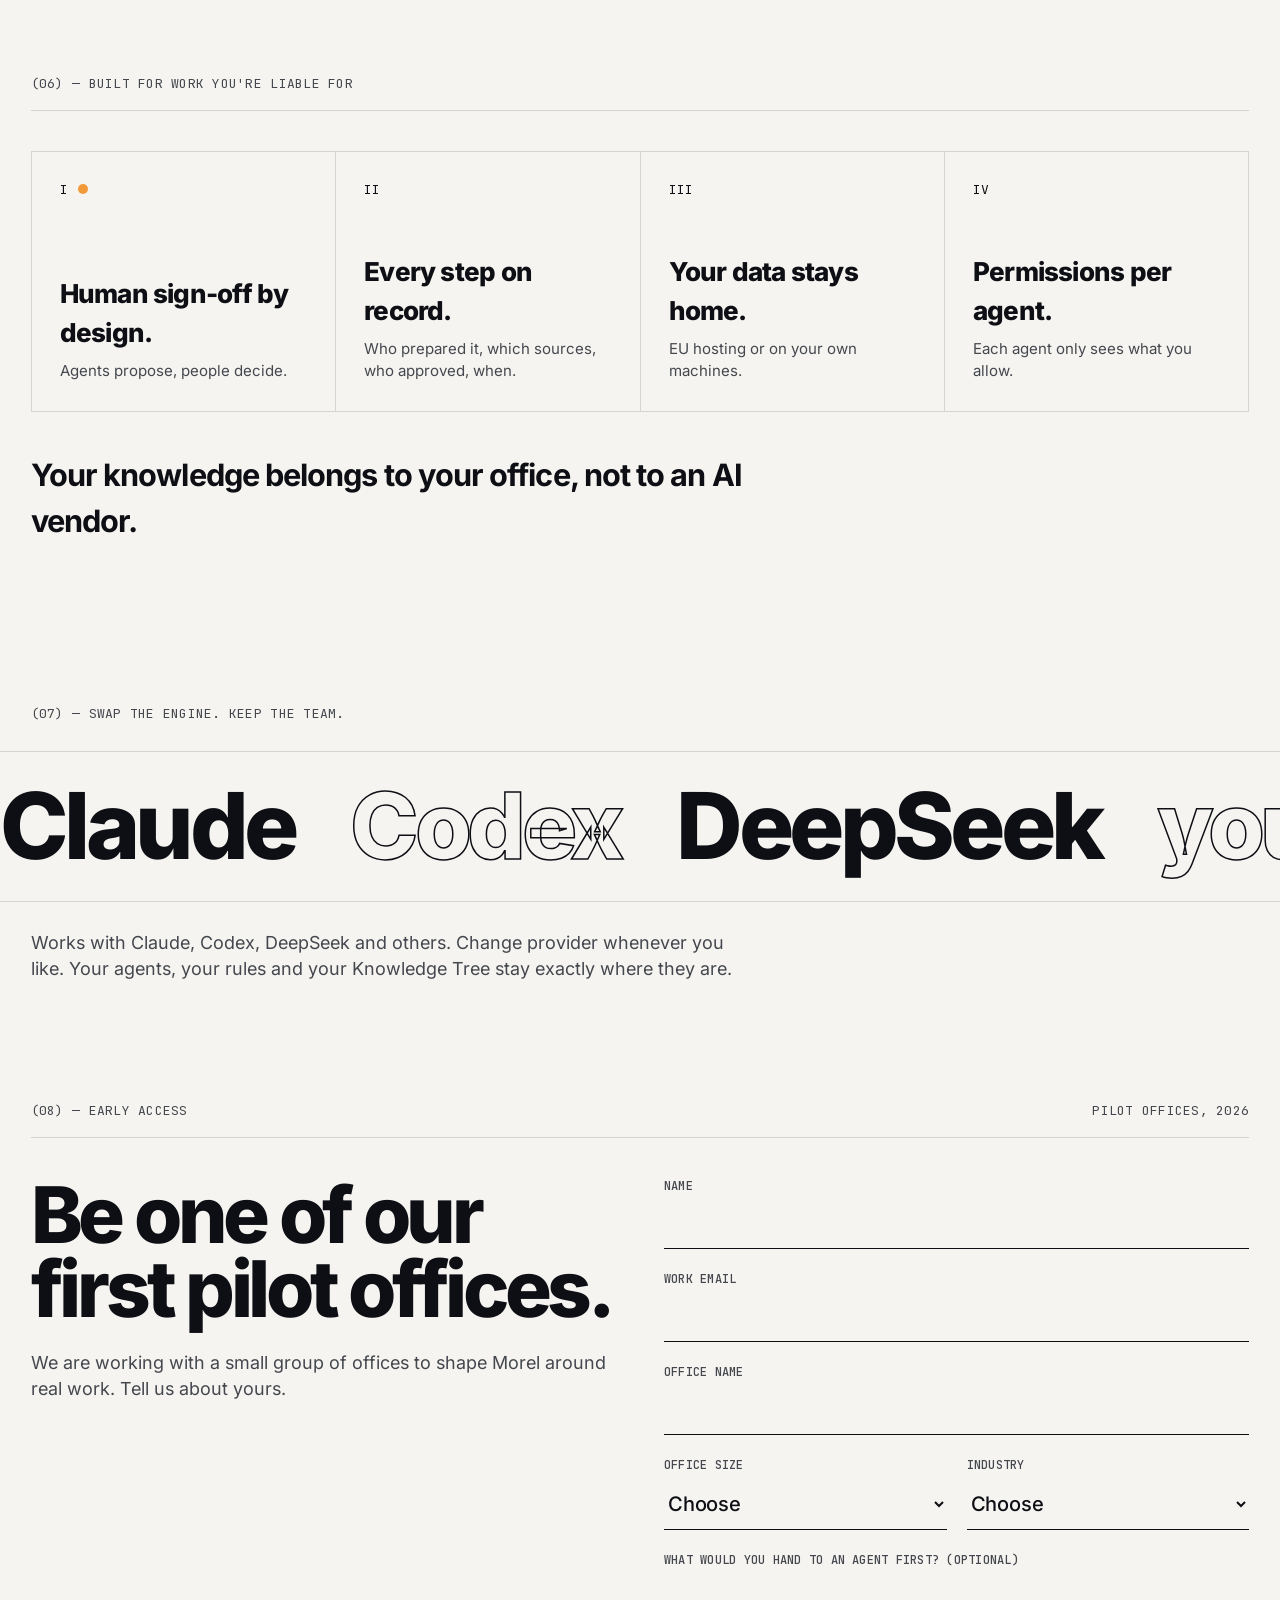
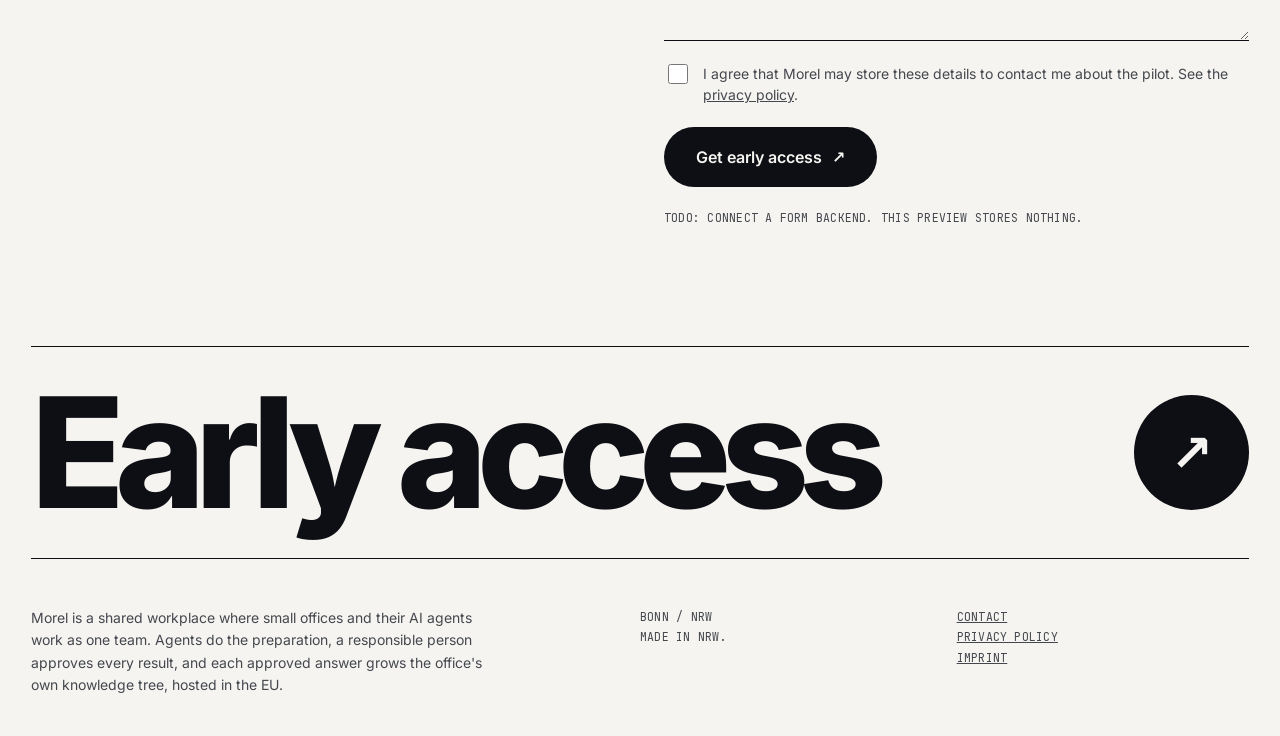
<file: c/index.html>
<!doctype html>
<html lang="en">
<head>
<meta charset="utf-8">
<meta name="viewport" content="width=device-width, initial-scale=1">
<title>Morel · Your office's AI team, under your roof</title>
<meta name="description" content="Morel is a shared workplace where small offices and their AI agents work as one team. Agents prepare, a responsible person approves, and every approved answer grows the office's own Knowledge Tree.">
<meta name="theme-color" content="#f4f3ef">
<link rel="preload" href="../assets/fonts/inter-latin-wght-normal.woff2" as="font" type="font/woff2" crossorigin>
<link rel="icon" href="../assets/agents/morel/head.webp" type="image/webp">
<link rel="stylesheet" href="styles.css">
<script>document.documentElement.classList.add('js')</script>
</head>
<body>
<a class="skip" href="#main">Skip to content</a>

<header class="nav" data-nav>
  <div class="nav__inner wrap">
    <a href="#top" class="nav__brand" aria-label="Morel, back to top">
      <img src="../assets/agents/morel/head.webp" alt="" width="30" height="30">
      <span>Morel</span>
    </a>
    <span class="nav__tag mono">A field guide to your office</span>
    <nav class="nav__links mono" aria-label="Sections">
      <a href="#plate">The tree</a>
      <a href="#case">A case</a>
      <a href="#crew">The crew</a>
    </nav>
    <div class="nav__end">
      <span class="mono nav__lang" aria-label="Language: English. German coming soon.">EN / DE</span>
      <a href="#access" class="btn btn--ink btn--sm mono">Early access <span aria-hidden="true">↗</span></a>
    </div>
  </div>
</header>

<main id="main">

<!-- (01) HERO -->
<section id="top" class="hero wrap">
  <p class="kicker mono"><span>(01) — The idea</span><span>Your office's AI team, under your roof</span></p>
  <h1 class="hero__title" aria-label="Agents prepare. You approve. Your office remembers.">
    <span class="line" aria-hidden="true"><span class="word">Agents</span>
      <span class="glyph glyph--crew">
        <img src="../assets/agents/verdigris/head.webp" alt="" width="96" height="96">
        <img src="../assets/agents/porcini/head.webp" alt="" width="96" height="96">
        <img src="../assets/agents/oyster/head.webp" alt="" width="96" height="96">
      </span>
      <span class="word">prepare.</span></span>
    <span class="line" aria-hidden="true"><span class="word">You</span>
      <span class="glyph glyph--approve"><span class="dot"></span>Approve</span>
      <span class="word">approve.</span></span>
    <span class="line" aria-hidden="true"><span class="word">Your office</span>
      <span class="glyph glyph--tree"><img src="../assets/tree.webp" alt="" width="150" height="134"></span>
      <span class="word">remembers.</span></span>
  </h1>
  <div class="hero__foot rule-top">
    <p class="lead">Morel gives your office a crew of AI agents that prepare the work, wait for your sign-off, and remember every answer you approve.</p>
    <p class="mono meta">For small offices<br>where answers must be right<br>and someone must sign them</p>
    <div class="hero__ctas">
      <a href="#access" class="btn btn--ink">Get early access <span aria-hidden="true">↗</span></a>
      <a href="#case" class="btn btn--line" data-track="watch-case">Watch a case</a>
    </div>
  </div>
</section>

<!-- (02) PLATE -->
<section id="plate" class="plate wrap" aria-labelledby="plate-title">
  <p class="kicker mono rule-bottom"><span>(02) — Plate I</span><span id="plate-title">Arbor officii · the Knowledge Tree</span><span>Real view from the product</span></p>
  <figure class="plate__fig" data-reveal>
    <img class="plate__tree" src="../assets/tree.webp" alt="The Knowledge Tree: a fibrous trunk whose branches end in clusters of coloured paper leaves, one colour per branch of knowledge" width="760" height="675" loading="lazy">
    <svg class="plate__lines" viewBox="0 0 1376 900" preserveAspectRatio="none" aria-hidden="true">
      <path d="M330 150 H 470 L 520 230"/><path d="M1046 260 H 940 L 900 330"/>
      <path d="M330 640 H 560 L 650 560"/><path d="M1046 700 H 840 L 760 760"/>
      <circle cx="520" cy="230" r="4"/><circle cx="900" cy="330" r="4"/><circle cx="650" cy="560" r="4"/><circle cx="760" cy="760" r="4"/>
    </svg>
    <div class="label label--a"><span class="mono">A — Folium</span><strong>Leaf</strong><span>One approved answer. Its colour is its branch.</span></div>
    <div class="label label--b"><span class="mono">B — Filum</span><strong>Strand</strong><span>The path from an answer back to the document it came from.</span></div>
    <div class="label label--c"><span class="mono">C — Radix</span><strong>Root</strong><span>Your office's own files: contracts, terms, letters.</span></div>
    <div class="label label--d"><span class="mono">D — Fungus</span><strong>Agent</strong><span>Reads the tree. Can suggest a leaf. Cannot add one.</span></div>
    <img class="plate__m plate__m--1" src="../assets/agents/verdigris/figure.webp" alt="" width="104" height="104" loading="lazy">
    <img class="plate__m plate__m--2" src="../assets/agents/morel/figure.webp" alt="" width="120" height="120" loading="lazy">
    <figcaption class="mono">Fig. 1 — Tree rendered by the product from its own notes. Labels illustrative.</figcaption>
  </figure>
</section>

<!-- (03) CASE: pinned horizontal strip -->
<section id="case" class="case" aria-labelledby="case-title" data-case>
  <div class="case__sticky">
    <div class="wrap case__head">
      <p class="kicker mono rule-bottom"><span>(03) — A case</span><span class="case__hint"></span></p>
      <h2 id="case-title" class="display-l">"Is burst-pipe water damage covered?"</h2>
    </div>
    <ol class="case__track" data-track-el>
      <li class="frame">
        <div class="frame__top"><span class="frame__n">00</span><span class="mono">Email</span></div>
        <div class="frame__art"><div class="mail"><span class="mono">From M. Keller · 08:12</span><p>A pipe burst last night. Is burst-pipe water damage covered in my 2023 contract?</p></div></div>
        <div class="frame__txt"><h3>The question arrives</h3><p>A customer asks about her 2023 home contract.</p></div>
      </li>
      <li class="frame">
        <div class="frame__top"><span class="frame__n">01</span><span class="mono">Research · Working</span></div>
        <div class="frame__art"><video class="clip" src="../assets/agents/verdigris/clips/working.webm" poster="../assets/agents/verdigris/figure.webp" muted loop playsinline preload="none" aria-label="Research, a teal mushroom agent, is working"></video></div>
        <div class="frame__txt"><h3>The file is found</h3><p>Research finds the customer file and the 2023 contract.</p></div>
      </li>
      <li class="frame">
        <div class="frame__top"><span class="frame__n">02</span><span class="mono">Version</span></div>
        <div class="frame__art"><div class="docs"><div class="doc doc--old"><b>Home terms 2021</b><span class="mono">older version, ignored</span></div><div class="doc doc--new"><b>Home terms 2023</b><span class="mark">§ 4.2 Burst pipes inside the building are covered.</span></div></div></div>
        <div class="frame__txt"><h3>The right terms</h3><p>It opens the 2023 terms, not the 2021 ones.</p></div>
      </li>
      <li class="frame">
        <div class="frame__top"><span class="frame__n">03</span><span class="mono">Fairy ring</span></div>
        <div class="frame__art"><ul class="ring"><li><img src="../assets/agents/amanita/head.webp" alt="" width="28" height="28"><span><b>Claims reader</b> § 4.2 covers it.</span></li><li><img src="../assets/agents/oyster/head.webp" alt="" width="28" height="28"><span><b>Sceptic</b> Frost clause § 4.5? Not relevant.</span></li><li><img src="../assets/agents/porcini/head.webp" alt="" width="28" height="28"><span><b>Compliance</b> Advice record attached.</span></li></ul></div>
        <div class="frame__txt"><h3>Three agents check it</h3><p>Each leaves one line. Nobody approves yet.</p></div>
      </li>
      <li class="frame">
        <div class="frame__top"><span class="frame__n">04</span><span class="mono attn">● Needs you</span></div>
        <div class="frame__art"><video class="clip" src="../assets/agents/morel/clips/needs_you.webm" poster="../assets/agents/morel/figure.webp" muted loop playsinline preload="none" aria-label="Jarvis, the violet morel lead agent, needs you"></video></div>
        <div class="frame__txt"><h3>Draft and record</h3><p>Side by side, sources marked. Jarvis waits for you.</p></div>
      </li>
      <li class="frame frame--amber">
        <div class="frame__top"><span class="frame__n">05</span><span class="mono">You</span></div>
        <div class="frame__art"><div class="seal-mini" aria-hidden="true"><svg viewBox="0 0 24 24"><path d="M5 12.5l4.5 4.5L19 7.5"/></svg></div></div>
        <div class="frame__txt"><h3>Approve</h3><p>One click. The signature is yours: A. Weber, 08:31.</p></div>
      </li>
      <li class="frame">
        <div class="frame__top"><span class="frame__n">06</span><span class="mono">Tree</span></div>
        <div class="frame__art"><div class="leafcard"><span class="sw"></span><div><b>Burst pipe · 2023 home terms</b><span class="mono">Approved by A. Weber</span></div></div></div>
        <div class="frame__txt"><h3>A leaf grows</h3><p>The approved answer joins your Knowledge Tree.</p></div>
      </li>
      <li class="frame frame--dark">
        <div class="frame__top"><span class="frame__n">07</span><span class="mono">Again</span></div>
        <div class="frame__art"><video class="clip" src="../assets/agents/verdigris/clips/done.webm" poster="../assets/agents/verdigris/figure.webp" muted loop playsinline preload="none" aria-label="Research is done"></video></div>
        <div class="frame__txt"><h3>The second time</h3><p>A similar question. The answer cites your leaf. Your office already knows.</p></div>
      </li>
    </ol>
    <div class="wrap case__foot">
      <div class="progress" aria-hidden="true"><span data-progress></span></div>
      <p class="mono small">Fictional example. Names, contract and clauses are made up.</p>
    </div>
  </div>
</section>

<!-- (04) RULE -->
<section class="rule" aria-labelledby="rule-title">
  <div class="wrap rule__inner">
    <div class="rule__copy">
      <p class="mono dim">(04) — The rule</p>
      <h2 id="rule-title" class="display-xl" data-split>Agents can't approve. Only people can.</h2>
      <p class="lead dim">Approval is built into Morel, not a setting. Every answer that leaves your office carries a name: who prepared it, which sources, who signed, when.</p>
    </div>
    <div class="seal" aria-hidden="true">
      <svg class="seal__ring" viewBox="0 0 300 300"><defs><path id="ring" d="M150 150 m -118 0 a 118 118 0 1 1 236 0 a 118 118 0 1 1 -236 0"/></defs><text><textPath href="#ring">Approved by a person · Approved by a person · </textPath></text></svg>
      <div class="seal__core"><svg viewBox="0 0 24 24"><path d="M5 12.5l4.5 4.5L19 7.5"/></svg></div>
    </div>
  </div>
</section>

<!-- (05) CREW -->
<section id="crew" class="crew wrap" aria-labelledby="crew-title">
  <p class="kicker mono rule-bottom"><span>(05) — The crew</span><span id="crew-title">Every agent has a face, so you know who did what</span></p>
  <ul class="plates">
    <li class="spec" style="--tint: oklch(88% 0.05 300)" data-agent>
      <div class="spec__art"><span class="mono">No. 01 — Morchella</span>
        <video src="../assets/agents/morel/clips/idle.webm" data-hover="../assets/agents/morel/clips/working.webm" poster="../assets/agents/morel/figure.webp" muted loop playsinline preload="none" aria-label="Jarvis, a violet morel mushroom agent"></video></div>
      <div class="spec__txt"><div><h3>Jarvis</h3><span class="mono">Lead</span></div><p>Your personal lead agent. Knows who does what.</p></div>
    </li>
    <li class="spec" style="--tint: oklch(89% 0.05 195)" data-agent>
      <div class="spec__art"><span class="mono">No. 02 — Verdigris</span>
        <video src="../assets/agents/verdigris/clips/idle.webm" data-hover="../assets/agents/verdigris/clips/working.webm" poster="../assets/agents/verdigris/figure.webp" muted loop playsinline preload="none" aria-label="Research, a teal verdigris mushroom agent"></video></div>
      <div class="spec__txt"><div><h3>Research</h3><span class="mono">Finds</span></div><p>The right file, the right version, the right clause.</p></div>
    </li>
    <li class="spec" style="--tint: oklch(89% 0.05 50)" data-agent>
      <div class="spec__art"><span class="mono">No. 03 — Boletus</span>
        <video src="../assets/agents/porcini/clips/idle.webm" data-hover="../assets/agents/porcini/clips/done.webm" poster="../assets/agents/porcini/figure.webp" muted loop playsinline preload="none" aria-label="Outreach, a brown porcini mushroom agent"></video></div>
      <div class="spec__txt"><div><h3>Outreach</h3><span class="mono">Writes</span></div><p>Customer letters and follow-ups in your office's voice.</p></div>
    </li>
    <li class="spec" style="--tint: oklch(90% 0.025 245)" data-agent>
      <div class="spec__art"><span class="mono">No. 04 — Pleurotus</span>
        <video src="../assets/agents/oyster/clips/idle.webm" data-hover="../assets/agents/oyster/clips/working.webm" poster="../assets/agents/oyster/figure.webp" muted loop playsinline preload="none" aria-label="Bookkeeping, an oyster mushroom agent"></video></div>
      <div class="spec__txt"><div><h3>Bookkeeping</h3><span class="mono">Keeps</span></div><p>Records, deadlines and the paper trail, tidy.</p></div>
    </li>
  </ul>
  <p class="mono small own">+ Your own: pick a species, a colour, its skills and what it may touch.</p>
</section>

<!-- (06) TRUST -->
<section class="trust wrap" aria-labelledby="trust-title">
  <p class="kicker mono rule-bottom"><span id="trust-title">(06) — Built for work you're liable for</span></p>
  <ul class="grid4">
    <li><span class="mono">I <i class="dot" aria-hidden="true"></i></span><div><h3>Human sign-off by design.</h3><p>Agents propose, people decide.</p></div></li>
    <li><span class="mono">II</span><div><h3>Every step on record.</h3><p>Who prepared it, which sources, who approved, when.</p></div></li>
    <li><span class="mono">III</span><div><h3>Your data stays home.</h3><p>EU hosting or on your own machines.</p></div></li>
    <li><span class="mono">IV</span><div><h3>Permissions per agent.</h3><p>Each agent only sees what you allow.</p></div></li>
  </ul>
  <p class="calm">Your knowledge belongs to your office, not to an AI vendor.</p>
</section>

<!-- (07) ENGINE -->
<section class="engine" aria-labelledby="engine-title">
  <p class="wrap mono dim" id="engine-title">(07) — Swap the engine. Keep the team.</p>
  <div class="marquee" aria-hidden="true"><div class="marquee__row">
    <span>Claude</span><span class="o">Codex</span><span>DeepSeek</span><span class="o">your choice</span>
    <span>Claude</span><span class="o">Codex</span><span>DeepSeek</span><span class="o">your choice</span>
  </div></div>
  <p class="wrap lead dim engine__copy"><span>Works with Claude, Codex, DeepSeek and others. Change provider whenever you like. Your agents, your rules and your Knowledge Tree stay exactly where they are.</span></p>
</section>

<!-- (08) ACCESS -->
<section id="access" class="access wrap" aria-labelledby="access-title">
  <p class="kicker mono rule-bottom"><span>(08) — Early access</span><span>Pilot offices, 2026</span></p>
  <div class="access__grid">
    <div class="access__copy">
      <h2 id="access-title" class="display-l">Be one of our first pilot offices.</h2>
      <p class="lead dim">We are working with a small group of offices to shape Morel around real work. Tell us about yours.</p>
    </div>
    <form class="form" data-form novalidate>
      <div class="field"><label for="f-name">Name</label><input id="f-name" name="name" autocomplete="name" required></div>
      <div class="field"><label for="f-email">Work email</label><input id="f-email" name="email" type="email" autocomplete="email" required></div>
      <div class="field"><label for="f-office">Office name</label><input id="f-office" name="office" autocomplete="organization" required></div>
      <div class="field field--half"><label for="f-size">Office size</label><select id="f-size" name="size" required><option value="">Choose</option><option>1–2</option><option>3–15</option><option>16+</option></select></div>
      <div class="field field--half"><label for="f-ind">Industry</label><select id="f-ind" name="industry" required><option value="">Choose</option><option>Insurance broker</option><option>Tax &amp; accounting</option><option>Other</option></select></div>
      <div class="field"><label for="f-first">What would you hand to an agent first? <span class="dim">(optional)</span></label><textarea id="f-first" name="first" rows="2"></textarea></div>
      <label class="check"><input type="checkbox" name="consent" required> <span>I agree that Morel may store these details to contact me about the pilot. See the <a href="../privacy.html">privacy policy</a>.</span></label>
      <p class="form__err mono small" role="alert" data-err hidden>Please fill in the required fields and tick the box.</p>
      <button class="btn btn--ink btn--lg" type="submit">Get early access <span aria-hidden="true">↗</span></button>
      <p class="mono small dim">TODO: connect a form backend. This preview stores nothing.</p>
    </form>
    <div class="done" data-done hidden tabindex="-1">
      <video src="../assets/agents/porcini/clips/done.webm" poster="../assets/agents/porcini/figure.webp" muted playsinline preload="none" aria-label="Outreach, a porcini mushroom agent, is done"></video>
      <p class="display-m">Thanks. We'll be in touch personally.</p>
    </div>
  </div>
</section>

</main>

<footer class="foot wrap">
  <a href="#access" class="foot__big"><span>Early access</span><span class="foot__arrow" aria-hidden="true">↗</span></a>
  <div class="foot__grid">
    <p class="foot__about">Morel is a shared workplace where small offices and their AI agents work as one team. Agents do the preparation, a responsible person approves every result, and each approved answer grows the office's own knowledge tree, hosted in the EU.</p>
    <p class="mono small">Bonn / NRW<br>Made in NRW.</p>
    <p class="mono small"><a href="mailto:hello@example.com">Contact</a><br><a href="../privacy.html">Privacy policy</a><br><a href="../imprint.html">Imprint</a></p>
  </div>
</footer>

<script src="main.js" defer></script>
</body>
</html>
</file>
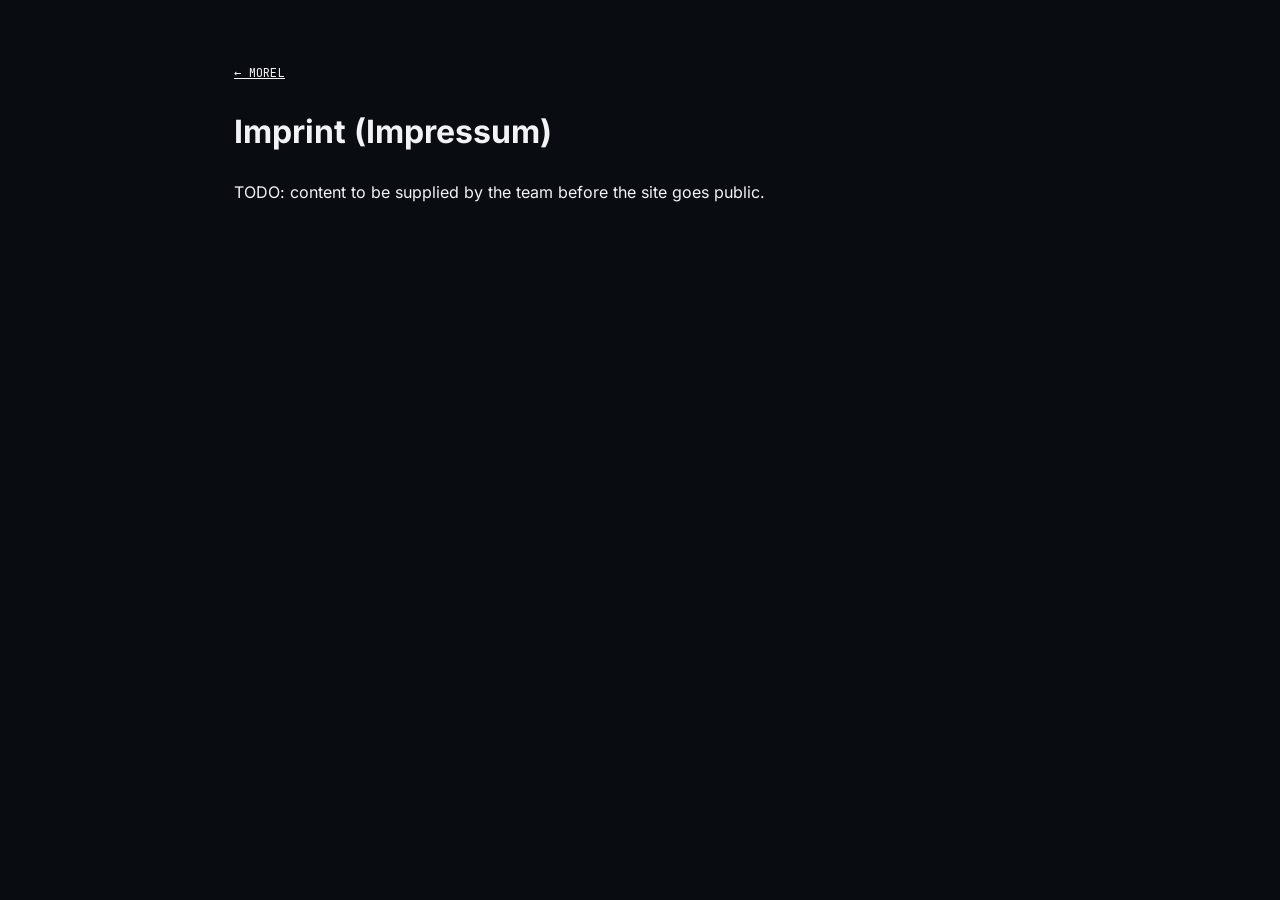
<file: imprint.html>
<!doctype html>
<html lang="en"><head><meta charset="utf-8"><meta name="viewport" content="width=device-width, initial-scale=1">
<title>Morel · Imprint (Impressum)</title><link rel="stylesheet" href="styles.css"></head>
<body><main class="wrap" style="padding-block:64px;display:flex;flex-direction:column;gap:24px;max-width:860px">
<a href="index.html" class="mono">← Morel</a>
<h1 class="display-l">Imprint (Impressum)</h1>
<p class="lead dim">TODO: content to be supplied by the team before the site goes public.</p>
</main></body></html>
</file>
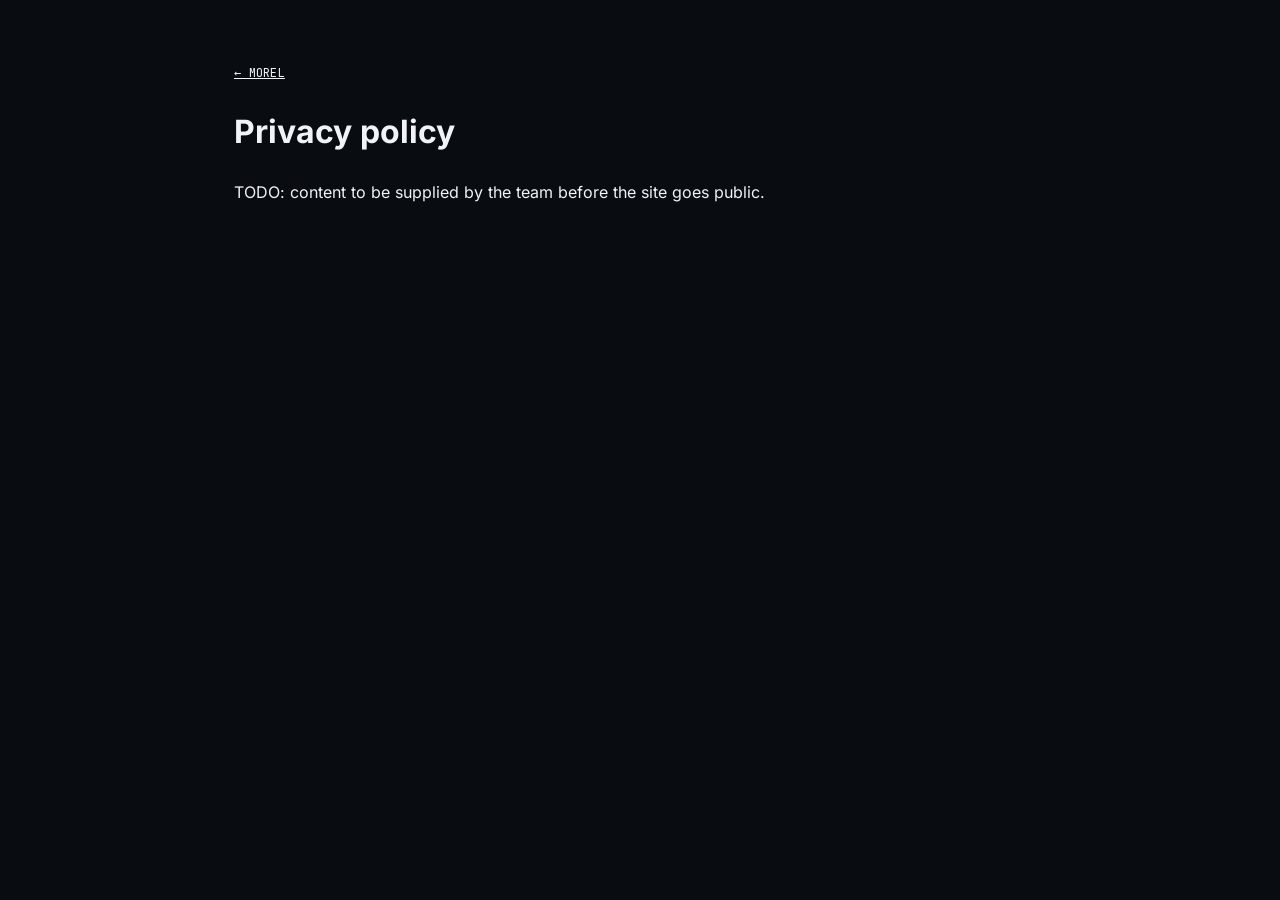
<file: privacy.html>
<!doctype html>
<html lang="en"><head><meta charset="utf-8"><meta name="viewport" content="width=device-width, initial-scale=1">
<title>Morel · Privacy policy</title><link rel="stylesheet" href="styles.css"></head>
<body><main class="wrap" style="padding-block:64px;display:flex;flex-direction:column;gap:24px;max-width:860px">
<a href="index.html" class="mono">← Morel</a>
<h1 class="display-l">Privacy policy</h1>
<p class="lead dim">TODO: content to be supplied by the team before the site goes public.</p>
</main></body></html>
</file>
<file: styles.css>
/* Morel · Design E: D's product story + C's tree plate.
   Colours are the Deins Harness dark and light tokens. Amber only where a person acts. */

@font-face { font-family: "Inter"; src: url("assets/fonts/inter-latin-wght-normal.woff2") format("woff2"); font-weight: 100 900; font-display: swap; unicode-range: U+0000-00FF, U+0131, U+0152-0153, U+02BB-02BC, U+02C6, U+02DA, U+02DC, U+2000-206F, U+2074, U+20AC, U+2122, U+2191, U+2193, U+2212, U+2215, U+2318, U+21B5, U+FEFF, U+FFFD; }
@font-face { font-family: "Inter"; src: url("assets/fonts/inter-latin-ext-wght-normal.woff2") format("woff2"); font-weight: 100 900; font-display: swap; unicode-range: U+0100-024F, U+0259, U+1E00-1EFF, U+20A0-20AB, U+20AD-20CF, U+2113, U+2C60-2C7F, U+A720-A7FF; }
@font-face { font-family: "JetBrains Mono"; src: url("assets/fonts/jetbrains-mono-latin.woff2") format("woff2"); font-weight: 400 600; font-display: swap; }

:root, [data-theme="dark"] {
  --bg: oklch(15.5% 0.012 262); --plane: oklch(19.5% 0.012 262); --s1: oklch(23.5% 0.012 262); --s2: oklch(27% 0.012 262);
  --l1: oklch(96.5% 0.004 262); --l2: oklch(79% 0.01 262); --l3: oklch(66% 0.012 262);
  --hl: oklch(100% 0 0 / 0.08); --hl2: oklch(100% 0 0 / 0.13); --fill: oklch(100% 0 0 / 0.055);
  --ink: oklch(96.5% 0.004 262); --on-ink: oklch(18% 0.012 262);
  --att: oklch(80% 0.13 64); --att-fill: oklch(78% 0.15 64); --att-wash: oklch(78% 0.15 64 / 0.14);
  --danger: oklch(64% 0.2 25);
  --shadow: 0 0 0 1px oklch(100% 0 0 / 0.06), 0 24px 60px oklch(0% 0 0 / 0.45);
  --focus: oklch(80% 0.01 262 / 0.75);
  color-scheme: dark;
}
[data-theme="light"] {
  --bg: #ffffff; --plane: oklch(95.5% 0.006 262); --s1: #ffffff; --s2: oklch(96.8% 0.0072 262);
  --l1: oklch(20% 0.012 262); --l2: oklch(41% 0.014 262); --l3: oklch(50.5% 0.014 262);
  --hl: oklch(20% 0.02 262 / 0.08); --hl2: oklch(20% 0.02 262 / 0.14); --fill: oklch(20% 0.02 262 / 0.045);
  --ink: oklch(22% 0.012 262); --on-ink: #ffffff;
  --att: oklch(52% 0.125 64); --att-fill: oklch(76% 0.15 64); --att-wash: oklch(76% 0.15 64 / 0.16);
  --danger: oklch(52% 0.18 25);
  --shadow: 0 1px 2px oklch(25% 0.03 262 / 0.06), 0 24px 60px oklch(25% 0.03 262 / 0.12);
  --focus: oklch(55% 0.01 262 / 0.7);
  color-scheme: light;
}
:root {
  --ease: cubic-bezier(0.16, 1, 0.3, 1);
  --spring: linear(0, 0.009, 0.035 2.1%, 0.141 4.4%, 0.723 12.9%, 0.938 16.7%, 1.017 19.4%, 1.067, 1.099 24.3%, 1.104 26.5%, 1.098, 1.08 31.1%, 1.002 41.9%, 0.985 45.5%, 0.981 48.4%, 0.997 61%, 1);
  --sans: Inter, -apple-system, "SF Pro Text", system-ui, sans-serif;
  --mono: "JetBrains Mono", ui-monospace, SFMono-Regular, Menlo, monospace;
  --pad: clamp(16px, 2.2vw, 24px);
}

*, *::before, *::after { box-sizing: border-box; }
[hidden] { display: none !important; }
html { scroll-behavior: smooth; scroll-padding-top: 120px; -webkit-text-size-adjust: 100%; }
body { margin: 0; background: var(--bg); color: var(--l1); font: 400 16px/1.55 var(--sans); -webkit-font-smoothing: antialiased; overflow-x: clip; transition: background 340ms var(--ease), color 340ms var(--ease); }
img, video, svg { display: block; max-width: 100%; }
a { color: inherit; }
h1, h2, h3, p, ul, ol, dl, dd, figure { margin: 0; }
ul, ol { padding: 0; list-style: none; }
:focus-visible { outline: 3px solid var(--focus); outline-offset: 2px; border-radius: 6px; }
.skip { position: absolute; left: 12px; top: -60px; z-index: 100; padding: 10px 16px; border-radius: 999px; background: var(--ink); color: var(--on-ink); text-decoration: none; }
.skip:focus { top: 12px; }
.sr { position: absolute; width: 1px; height: 1px; overflow: hidden; clip: rect(0 0 0 0); white-space: nowrap; }

.wrap { width: 100%; max-width: 1248px; margin-inline: auto; padding-inline: var(--pad); }
.mono { font-family: var(--mono); font-size: 12px; letter-spacing: 0.02em; text-transform: uppercase; }
.dim3 { color: var(--l3); }
.attn { color: var(--att); }
.h1-s { font-size: clamp(40px, 5.6vw, 72px); line-height: 1.03; letter-spacing: -0.045em; font-weight: 600; }
.h2 { font-size: clamp(36px, 4.4vw, 56px); line-height: 1.04; letter-spacing: -0.04em; font-weight: 600; }
.h3 { font-size: clamp(28px, 3vw, 40px); line-height: 1.1; letter-spacing: -0.03em; font-weight: 600; }
.body { font-size: 17px; color: var(--l2); max-width: 34em; }
.small-body { font-size: 14px; color: var(--l2); }
.note { font-size: 12.5px; color: var(--l3); }

/* Buttons */
.btn { display: inline-flex; align-items: center; justify-content: center; gap: 8px; height: 48px; padding: 0 24px; border: 0; border-radius: 999px; font: 600 15px/1 var(--sans); text-decoration: none; cursor: pointer; transition: transform 245ms var(--spring), opacity 140ms; }
.btn:hover { transform: translateY(-1px); }
.btn:active { transform: scale(0.96); }
.btn--ink { background: var(--ink); color: var(--on-ink); }
.btn--ghost { background: var(--fill); color: var(--l1); box-shadow: inset 0 0 0 1px var(--hl); }
.btn--sm { height: 36px; padding: 0 16px; font-size: 14px; }
.btn--wide { width: 100%; }
.icon-btn { width: 36px; height: 36px; border: 0; border-radius: 999px; background: var(--fill); color: var(--l1); display: inline-flex; align-items: center; justify-content: center; cursor: pointer; }
.icon-btn svg { width: 18px; height: 18px; fill: none; stroke: currentColor; stroke-width: 1.6; stroke-linecap: round; stroke-linejoin: round; }
[data-theme="dark"] .i-moon, [data-theme="light"] .i-sun { display: none; }
.pill-sm { display: inline-flex; align-items: center; height: 22px; padding: 0 9px; border-radius: 999px; background: var(--fill); font-size: 11.5px; font-weight: 600; color: var(--l2); }
.chip { display: inline-flex; align-items: center; height: 26px; padding: 0 10px; border-radius: 999px; background: var(--fill); box-shadow: inset 0 0 0 1px var(--hl); font-size: 13px; }
.card { padding: 24px; border-radius: 20px; background: var(--plane); box-shadow: var(--shadow); }
.card--sm { padding: 16px 18px; border-radius: 16px; display: flex; flex-direction: column; gap: 2px; font-size: 14px; }
.card--sm small { font-size: 12px; }

/* agent head decorations */
.head { position: relative; display: inline-block; flex: none; }
.head img { object-fit: contain; }
.has-dot::after { content: ""; position: absolute; top: 0; right: -1px; width: 28%; max-width: 12px; min-width: 8px; aspect-ratio: 1; border-radius: 50%; background: var(--att-fill); box-shadow: 0 0 0 2px var(--plane); }
.has-check::after, .has-fail::after { position: absolute; bottom: 0; right: 0; width: 18px; height: 18px; border-radius: 50%; display: flex; align-items: center; justify-content: center; font-size: 11px; font-weight: 700; }
.has-check::after { content: "✓"; background: var(--ink); color: var(--on-ink); }
.has-fail::after { content: "!"; background: var(--danger); color: #fff; }

/* Nav */
.nav { position: sticky; top: 0; z-index: 40; background: color-mix(in oklch, var(--bg) 78%, transparent); backdrop-filter: blur(20px) saturate(1.2); -webkit-backdrop-filter: blur(20px); border-bottom: 1px solid var(--hl); }
.nav__in { height: 64px; display: flex; align-items: center; gap: 12px; }
.brand { display: flex; align-items: center; gap: 10px; text-decoration: none; font-weight: 700; font-size: 18px; letter-spacing: -0.02em; margin-right: 20px; }
.brand img { object-fit: contain; }
.nav__links { display: flex; gap: 28px; margin-right: auto; }
.nav__links a { text-decoration: none; font-size: 14px; color: var(--l2); transition: color 140ms; }
.nav__links a:hover { color: var(--l1); }
@media (max-width: 820px) { .nav__links { display: none; } .brand { margin-right: auto; } }

/* Hero */
.hero { padding-top: clamp(56px, 8vw, 96px); display: flex; flex-direction: column; align-items: center; text-align: center; gap: 24px; }
.eyebrow { display: inline-flex; align-items: center; gap: 10px; height: 32px; padding: 0 6px 0 14px; border-radius: 999px; background: var(--fill); box-shadow: inset 0 0 0 1px var(--hl); font-size: 13px; color: var(--l2); text-decoration: none; }
.eyebrow span { display: inline-flex; align-items: center; height: 22px; padding: 0 10px; border-radius: 999px; background: var(--s2); color: var(--l1); font-weight: 600; }
.hero__h { font-size: clamp(46px, 6.6vw, 84px); line-height: 1.02; letter-spacing: -0.045em; font-weight: 600; max-width: 14em; }
.hero__sub { max-width: 620px; font-size: clamp(17px, 1.5vw, 20px); color: var(--l2); }
.hero__ctas { display: flex; flex-wrap: wrap; justify-content: center; gap: 12px; margin-top: 8px; }
.for { margin-top: 56px; font-size: 15px; color: var(--l2); max-width: 46em; }
.js .hero > :not(.product) { opacity: 0; transform: translateY(10px); animation: rise 720ms var(--ease) forwards; }
.js .hero > :nth-child(2) { animation-delay: 60ms; } .js .hero > :nth-child(3) { animation-delay: 120ms; } .js .hero > :nth-child(4) { animation-delay: 180ms; } .js .hero > .for { animation-delay: 400ms; }
@keyframes rise { to { opacity: 1; transform: none; } }

/* Product window */
.product { width: 100%; margin-top: 48px; display: flex; flex-direction: column; align-items: center; gap: 16px; }
.tabs { display: inline-flex; gap: 4px; padding: 4px; border-radius: 999px; background: var(--fill); box-shadow: inset 0 0 0 1px var(--hl); }
.tabs button { height: 34px; padding: 0 16px; border: 0; border-radius: 999px; background: transparent; color: var(--l2); font: 600 13.5px var(--sans); cursor: pointer; transition: background 180ms var(--ease), color 180ms; }
.tabs button[aria-selected="true"] { background: var(--s2); color: var(--l1); }
.window { width: 100%; border-radius: 20px; background: var(--plane); box-shadow: var(--shadow); overflow: hidden; text-align: left; }
.window__bar { position: relative; height: 48px; display: flex; align-items: center; justify-content: center; gap: 10px; border-bottom: 1px solid var(--hl); }
.window__bar img { width: 28px; height: 28px; object-fit: contain; }
.lights { position: absolute; left: 18px; display: flex; gap: 7px; } .lights i { width: 11px; height: 11px; border-radius: 50%; background: var(--hl2); }
.window__body { display: flex; flex-wrap: wrap; min-height: 560px; }
.side { flex: 0 1 300px; min-width: 0; padding: 16px 12px; border-right: 1px solid var(--hl); display: flex; flex-direction: column; gap: 4px; }
.side__head { display: flex; justify-content: space-between; align-items: center; padding: 4px 8px 10px; }
.seg { display: flex; gap: 4px; padding: 3px; margin: 0 4px 10px; border-radius: 999px; background: var(--fill); font-size: 12px; font-weight: 600; }
.seg span { flex: 1 1 0; text-align: center; padding: 5px 0; border-radius: 999px; color: var(--l2); } .seg .on { background: var(--s2); color: var(--l1); } .seg .attn { color: var(--att); }
.rows li { display: flex; align-items: center; gap: 10px; padding: 9px 10px; border-radius: 12px; }
.rows li.on { background: var(--s2); }
.rows img { width: 30px; height: 30px; object-fit: contain; flex: none; }
.rows__t { min-width: 0; flex: 1 1 auto; display: flex; flex-direction: column; }
.rows__t b { font-size: 13.5px; font-weight: 600; white-space: nowrap; overflow: hidden; text-overflow: ellipsis; }
.rows__t small { font-size: 12px; color: var(--l3); }
.st { flex: none; font-size: 11.5px; font-weight: 600; color: var(--l3); } .st.attn { color: var(--att); }
@media (max-width: 640px) {
  .lights { display: none; }
  .side { flex-basis: 100%; border-right: 0; border-bottom: 1px solid var(--hl); }
  .panes { padding: 20px 16px; }
  .actions small { margin-left: 0; }
}
.panes { flex: 999 1 520px; min-width: 0; padding: 24px 28px; }
.pane { display: flex; flex-direction: column; gap: 16px; animation: fade 340ms var(--ease); }
@keyframes fade { from { opacity: 0; transform: translateY(6px); } }
.msg { align-self: flex-start; max-width: 520px; padding: 14px 16px; border-radius: 16px; background: var(--s1); box-shadow: inset 0 0 0 1px var(--hl); font-size: 15px; }
.msg small { display: block; font-size: 12px; color: var(--l3); margin-bottom: 4px; }
.steps { display: flex; flex-direction: column; gap: 8px; }
.steps li { position: relative; padding-left: 28px; font-size: 14px; color: var(--l2); }
.steps li::before { content: "✓"; position: absolute; left: 4px; }
.steps li.attn { color: var(--att); font-weight: 600; } .steps li.attn::before { content: "●"; }
.pane__title { display: flex; flex-wrap: wrap; align-items: center; gap: 12px; } .pane__title b { font-size: 18px; font-weight: 600; letter-spacing: -0.01em; }
.badge-attn { display: inline-flex; align-items: center; height: 24px; padding: 0 10px; border-radius: 999px; background: var(--att-wash); color: var(--att); font-size: 12px; font-weight: 600; }
.draft { display: flex; flex-wrap: wrap; gap: 14px; }
.draft__text { flex: 3 1 300px; min-width: 0; padding: 18px; border-radius: 14px; background: var(--s1); box-shadow: inset 0 0 0 1px var(--hl); font-size: 14.5px; line-height: 1.6; }
.cite { padding: 1px 6px; border-radius: 6px; background: var(--fill); box-shadow: inset 0 0 0 1px var(--hl2); font-size: 12px; font-weight: 600; }
.draft__src { flex: 2 1 220px; min-width: 0; display: flex; flex-direction: column; gap: 8px; }
.src { padding: 10px 12px; border-radius: 12px; background: var(--s1); box-shadow: inset 0 0 0 1px var(--hl); font-size: 13px; display: flex; flex-direction: column; }
.src span { color: var(--l2); } .src--old { background: transparent; color: var(--l3); } .src--old span { color: var(--l3); }
.actions { display: flex; flex-wrap: wrap; align-items: center; gap: 10px; padding-top: 14px; border-top: 1px solid var(--hl); }
.actions small { margin-left: auto; font-size: 12.5px; }
.fake-btn { display: inline-flex; align-items: center; gap: 10px; height: 38px; padding: 0 16px; border-radius: 999px; background: var(--fill); box-shadow: inset 0 0 0 1px var(--hl); font-size: 14px; font-weight: 600; }
.fake-btn--ink { background: var(--ink); color: var(--on-ink); box-shadow: none; }
.fake-btn--sm { height: 30px; padding: 0 12px; font-size: 12.5px; }
kbd { font: 500 11px var(--mono); opacity: 0.6; }
.pane--tree { position: relative; align-items: center; min-height: 500px; }
.pane--tree .tree { height: 500px; width: auto; }
.leafcard, .newleaf { position: absolute; width: 250px; padding: 14px 16px; border-radius: 14px; background: color-mix(in oklch, var(--s1) 88%, transparent); backdrop-filter: blur(16px); box-shadow: var(--shadow); display: flex; flex-direction: column; gap: 3px; text-align: left; }
.leafcard { right: 0; top: 40px; }
.leafcard small, .newleaf small { display: flex; align-items: center; gap: 6px; font-size: 12px; color: var(--l3); }
.leafcard b, .newleaf b { font-size: 14.5px; font-weight: 600; }
.leafcard span, .newleaf span { font-size: 12.5px; color: var(--l2); }
.sw { width: 9px; height: 9px; border-radius: 3px; background: #3fb6c4; display: inline-block; }
[data-theme="dark"] .tree--light, [data-theme="light"] .tree--dark { display: none; }

/* Flow index + chapter rail */
.flow { padding-top: 160px; padding-bottom: 40px; display: flex; flex-direction: column; gap: 40px; }
.flow__list { display: grid; grid-template-columns: repeat(auto-fit, minmax(160px, 1fr)); border-top: 1px solid var(--hl); }
.flow__list a { display: flex; flex-direction: column; gap: 4px; padding: 16px 16px 0 0; text-decoration: none; font-weight: 600; }
.flow__list .mono { color: var(--l3); } .flow__list .mono.attn { color: var(--att); }
.flow__list a:hover { color: var(--l2); }
.rail { position: fixed; z-index: 30; left: 50%; bottom: 20px; transform: translateX(-50%); display: flex; gap: 2px; padding: 4px; border-radius: 999px; background: color-mix(in oklch, var(--s1) 86%, transparent); backdrop-filter: blur(16px); -webkit-backdrop-filter: blur(16px); box-shadow: var(--shadow); transition: opacity 340ms var(--ease), transform 340ms var(--ease); }
.rail.is-off { opacity: 0; transform: translate(-50%, 12px); pointer-events: none; }
.rail a { padding: 7px 12px; border-radius: 999px; font: 500 11.5px var(--mono); text-transform: uppercase; letter-spacing: 0.02em; color: var(--l3); text-decoration: none; white-space: nowrap; transition: background 180ms, color 180ms; }
.rail a.on { background: var(--s2); color: var(--l1); }
@media (max-width: 700px) { .rail { display: none; } }

/* Chapters */
.chapter { padding-block: 96px; display: flex; flex-wrap: wrap; align-items: center; gap: 64px; }
.chapter--flip { flex-wrap: wrap-reverse; flex-direction: row-reverse; }
.chapter__copy { flex: 1 1 380px; min-width: 0; display: flex; flex-direction: column; gap: 18px; }
.chapter > .card { flex: 1 1 520px; min-width: 0; }
.details { margin-top: 8px; padding-top: 18px; border-top: 1px solid var(--hl); display: grid; grid-template-columns: repeat(auto-fit, minmax(150px, 1fr)); gap: 18px; }
.details li { display: flex; flex-direction: column; gap: 4px; } .details b { font-size: 14px; } .details span { font-size: 13.5px; color: var(--l2); }
.states { display: grid; grid-template-columns: repeat(3, minmax(0, 1fr)); gap: 12px; padding: 28px; }
.state { padding: 16px 10px; border-radius: 14px; background: var(--s1); display: flex; flex-direction: column; align-items: center; gap: 8px; font-size: 13px; }
.state img { width: 56px; height: 56px; object-fit: contain; }
.state--attn { background: var(--att-wash); box-shadow: inset 0 0 0 1px var(--att-fill); color: var(--att); }
.state--attn .has-dot::after { box-shadow: none; }
.ring { position: relative; display: inline-block; }
.ring::after { content: ""; position: absolute; inset: -6px; border-radius: 50%; }
.ring--dash::after { border: 2px dashed var(--hl2); }
.ring--spin::after { border: 2.5px solid var(--hl2); border-top-color: var(--l1); animation: spin 1.1s linear infinite; }
@keyframes spin { to { transform: rotate(360deg); } }
.log { display: flex; flex-direction: column; gap: 10px; }
.log__head { display: flex; flex-wrap: wrap; align-items: center; gap: 10px; padding-bottom: 12px; border-bottom: 1px solid var(--hl); font-size: 14px; }
.log__head img { width: 30px; height: 30px; object-fit: contain; } .log__head .pill-sm { margin-left: auto; font-weight: 500; }
.log ol { display: flex; flex-direction: column; gap: 10px; }
.log li { display: flex; gap: 12px; align-items: baseline; font-size: 14px; } .log time { width: 44px; flex: none; color: var(--l3); }
.js .log li { opacity: 0; transform: translateX(-6px); }
.js .log.is-in li { opacity: 1; transform: none; transition: opacity 400ms var(--ease), transform 400ms var(--ease); }
.js .log.is-in li:nth-child(2) { transition-delay: 250ms; } .js .log.is-in li:nth-child(3) { transition-delay: 500ms; } .js .log.is-in li:nth-child(4) { transition-delay: 750ms; }
.council { display: flex; flex-direction: column; gap: 12px; }
.council > div { display: flex; gap: 12px; align-items: center; padding: 12px 14px; border-radius: 14px; background: var(--s1); }
.council img { width: 32px; height: 32px; object-fit: contain; flex: none; }
.council span { display: flex; flex-direction: column; font-size: 14px; color: var(--l2); } .council b { font-size: 13.5px; color: var(--l1); }
.council small { margin-left: auto; font-size: 12px; color: var(--l3); flex: none; }

/* 4.0 + 5.0 */
.sign { padding-block: 120px; display: flex; flex-direction: column; gap: 48px; }
.sign__head { display: flex; flex-direction: column; align-items: center; text-align: center; gap: 18px; } .sign__head .body { max-width: 600px; font-size: 18px; }
.sign__grid { display: grid; grid-template-columns: repeat(auto-fit, minmax(300px, 1fr)); gap: 16px; }
.sign__grid .card { display: flex; flex-direction: column; gap: 16px; }
.toast { display: flex; align-items: center; gap: 12px; padding: 10px 12px 10px 10px; border-radius: 999px; background: color-mix(in oklch, var(--s1) 90%, transparent); box-shadow: var(--shadow); font-size: 13.5px; }
.toast > span:nth-child(2) { flex: 1 1 auto; }
.toast img { width: 34px; height: 34px; object-fit: contain; }
.sig { display: flex; align-items: center; gap: 14px; } .sig > span:last-child { display: flex; flex-direction: column; }
.seal { width: 52px; height: 52px; border-radius: 50%; background: var(--att-fill); display: flex; align-items: center; justify-content: center; flex: none; }
.seal svg { width: 24px; fill: none; stroke: oklch(18% 0.012 262); stroke-width: 2.4; stroke-linecap: round; stroke-linejoin: round; }
.record { display: grid; grid-template-columns: auto 1fr; gap: 6px 14px; font-size: 13.5px; } .record dt { color: var(--l3); }

/* 6.0 plate (from design C) */
.remember { padding-block: 120px; display: flex; flex-direction: column; gap: 32px; }
.remember__head { display: flex; flex-wrap: wrap; align-items: flex-end; justify-content: space-between; gap: 24px; }
.remember__head > div { display: flex; flex-direction: column; gap: 18px; max-width: 640px; }
.remember__head .body { max-width: 420px; }
.plate { position: relative; height: 860px; border-radius: 24px; overflow: hidden; background-color: var(--plane);
  background-image: linear-gradient(var(--hl) 1px, transparent 1px), linear-gradient(90deg, var(--hl) 1px, transparent 1px); background-size: 48px 48px; box-shadow: var(--shadow); }
.plate__top { position: absolute; inset: 0 0 auto; display: flex; justify-content: space-between; gap: 12px; padding: 18px 22px; border-bottom: 1px solid var(--hl); }
.plate__tree { position: absolute; left: 50%; top: 80px; transform: translateX(-50%); width: min(54%, 640px); height: auto; }
.plate__lines { position: absolute; inset: 0; width: 100%; height: 100%; fill: none; stroke: var(--l2); stroke-width: 1; }
.plate__lines path { vector-effect: non-scaling-stroke; stroke-dasharray: 600; }
.plate__lines circle { fill: var(--l1); stroke: none; }
.js .plate__lines path { stroke-dashoffset: 600; }
.js .plate.is-in .plate__lines path { stroke-dashoffset: 0; transition: stroke-dashoffset 1400ms var(--ease); }
.js .plate.is-in .plate__lines path:nth-child(2) { transition-delay: 150ms; } .js .plate.is-in .plate__lines path:nth-child(3) { transition-delay: 300ms; } .js .plate.is-in .plate__lines path:nth-child(4) { transition-delay: 450ms; }
.lbl { position: absolute; width: min(270px, 22%); display: flex; flex-direction: column; gap: 6px; }
.lbl b { font-size: 20px; letter-spacing: -0.02em; } .lbl > span:last-child { font-size: 14.5px; color: var(--l2); }
.lbl--a { left: 32px; top: 150px; } .lbl--b { right: 32px; top: 262px; text-align: right; } .lbl--c { left: 32px; top: 560px; } .lbl--d { right: 32px; top: 640px; text-align: right; }
.js .lbl, .js .newleaf { opacity: 0; transform: translateY(8px); }
.js .plate.is-in .lbl, .js .plate.is-in .newleaf { opacity: 1; transform: none; transition: opacity 540ms var(--ease) 700ms, transform 540ms var(--ease) 700ms; }
.js .plate.is-in .newleaf { transition-delay: 1100ms; }
.plate__m { position: absolute; bottom: 34px; object-fit: contain; }
.plate__m--1 { left: calc(50% - 170px); width: 100px; height: 100px; } .plate__m--2 { left: calc(50% + 40px); width: 116px; height: 116px; }
.newleaf { left: 50%; top: 76px; transform: translateX(200px); width: 230px; }
.js .plate.is-in .newleaf { transform: translateX(200px); }
.plate figcaption { position: absolute; left: 22px; bottom: 16px; }
.timeline { display: grid; grid-template-columns: repeat(auto-fit, minmax(260px, 1fr)); gap: 16px; }
@media (max-width: 900px) {
  .plate { height: auto; padding: 72px 16px 48px; display: flex; flex-direction: column; gap: 16px; }
  .plate__tree { position: static; transform: none; width: 100%; }
  .plate__lines, .plate__m { display: none; }
  .lbl { position: static; width: auto; text-align: left !important; padding-top: 14px; border-top: 1px solid var(--hl); }
  .newleaf, .js .plate.is-in .newleaf { position: static; transform: none; width: auto; }
  .plate figcaption { position: static; }
}

/* Crew */
.crew { padding-block: 120px; display: flex; flex-direction: column; gap: 40px; }
.split-head { display: flex; flex-wrap: wrap; align-items: flex-end; justify-content: space-between; gap: 24px; }
.split-head > div { display: flex; flex-direction: column; gap: 14px; } .split-head .body { max-width: 420px; }
.table-wrap { padding: 0; overflow-x: auto; }
table { width: 100%; min-width: 760px; border-collapse: collapse; font-size: 14px; }
th { text-align: left; padding: 16px 20px; font-weight: 500; color: var(--l3); border-bottom: 1px solid var(--hl); }
td { padding: 14px 20px; border-bottom: 1px solid var(--hl); color: var(--l2); }
tr:last-child td { border-bottom: 0; }
.who { display: flex; align-items: center; gap: 10px; color: var(--l1); } .who img { width: 30px; height: 30px; object-fit: contain; }

/* Roof */
.roof { padding-block: 96px 120px; display: flex; flex-direction: column; gap: 40px; }
.roof > div { display: flex; flex-direction: column; gap: 14px; }
.roof__grid { display: grid; grid-template-columns: repeat(auto-fit, minmax(260px, 1fr)); gap: 1px; background: var(--hl); border-radius: 20px; overflow: hidden; box-shadow: 0 0 0 1px var(--hl); }
.roof__grid li { padding: 28px; background: var(--bg); display: flex; flex-direction: column; gap: 8px; }
.roof__grid b { font-size: 17px; } .roof__grid span { font-size: 14.5px; color: var(--l2); }
.calm { font-size: clamp(19px, 2vw, 24px); letter-spacing: -0.02em; font-weight: 600; }

/* Access */
.access { border-top: 1px solid var(--hl); padding-block: 140px; }
.access__in { max-width: 760px; display: flex; flex-direction: column; align-items: center; text-align: center; gap: 20px; }
.access__m { width: 130px; height: 130px; object-fit: contain; }
.access .body { max-width: 540px; font-size: 18px; }
.form { width: 100%; max-width: 560px; margin-top: 12px; display: flex; flex-direction: column; gap: 18px; text-align: left; }
.form__row { display: flex; flex-wrap: wrap; gap: 10px; }
.form__row input { flex: 1 1 260px; }
input, select, textarea { width: 100%; min-height: 48px; padding: 0 18px; border: 0; border-radius: 14px; background: var(--s1); box-shadow: inset 0 0 0 1px var(--hl2); color: var(--l1); font: 400 15px var(--sans); }
.form__row input { border-radius: 999px; }
textarea { padding: 12px 18px; resize: vertical; }
input:focus, select:focus, textarea:focus { outline: none; box-shadow: inset 0 0 0 2px var(--l2); }
[aria-invalid="true"] { box-shadow: inset 0 0 0 2px var(--danger) !important; }
.form__more { display: flex; flex-wrap: wrap; gap: 16px 14px; animation: fade 340ms var(--ease); }
.field { flex: 1 1 100%; display: flex; flex-direction: column; gap: 6px; } .field--half { flex: 1 1 200px; }
.field label { font-size: 13px; font-weight: 600; color: var(--l2); }
.check { display: flex; gap: 10px; align-items: flex-start; font-size: 13.5px; color: var(--l2); }
.check input { width: 18px; min-height: 18px; height: 18px; margin-top: 2px; padding: 0; accent-color: var(--l1); flex: none; box-shadow: none; }
.form__err { color: var(--danger); font-size: 13.5px; }
.done { display: flex; flex-direction: column; align-items: center; gap: 12px; animation: fade 340ms var(--ease); }
.done:focus { outline: none; }
.done video { width: 200px; height: 200px; object-fit: contain; }

/* Footer */
.foot { border-top: 1px solid var(--hl); padding-block: 40px 56px; }
.foot__in { display: grid; grid-template-columns: repeat(auto-fit, minmax(200px, 1fr)); gap: 24px; font-size: 13.5px; color: var(--l3); }
.foot .brand { color: var(--l1); font-size: 15px; }

/* Scroll reveals */
.js [data-reveal] { opacity: 0; transform: translateY(16px); }
.js [data-reveal].is-in { opacity: 1; transform: none; transition: opacity 720ms var(--ease), transform 720ms var(--ease); }

@media (prefers-reduced-motion: reduce) {
  html { scroll-behavior: auto; }
  *, *::before, *::after { animation-duration: 0.01ms !important; animation-iteration-count: 1 !important; }
  .js [data-reveal], .js .lbl, .js .newleaf, .js .log li { transform: none !important; }
  .js .plate__lines path { stroke-dashoffset: 0 !important; }
  .ring--spin::after { animation: none; }
}
</file>
<file: c/styles.css>
/* Morel · Design C "Field guide"
   Tokens follow the Deins Harness system (ink on ground, amber = needs you,
   radius 28 plates, springs) with an editorial layer: oversized Inter, mono labels. */

@font-face { font-family: "Inter"; src: url("../assets/fonts/inter-latin-wght-normal.woff2") format("woff2"); font-weight: 100 900; font-display: swap; unicode-range: U+0000-00FF, U+0131, U+0152-0153, U+02BB-02BC, U+02C6, U+02DA, U+02DC, U+2000-206F, U+2074, U+20AC, U+2122, U+2191, U+2193, U+2197, U+2212, U+2215, U+FEFF, U+FFFD; }
@font-face { font-family: "Inter"; src: url("../assets/fonts/inter-latin-ext-wght-normal.woff2") format("woff2"); font-weight: 100 900; font-display: swap; unicode-range: U+0100-024F, U+0259, U+1E00-1EFF, U+20A0-20AB, U+20AD-20CF, U+2113, U+2C60-2C7F, U+A720-A7FF; }
@font-face { font-family: "JetBrains Mono"; src: url("../assets/fonts/jetbrains-mono-latin.woff2") format("woff2"); font-weight: 400 600; font-display: swap; }

:root {
  --paper: oklch(96.8% 0.006 95);
  --white: #fff;
  --ink: oklch(17% 0.012 262);
  --ink-2: oklch(40% 0.012 262);
  --line: oklch(17% 0.012 262 / 0.14);
  --fill: oklch(17% 0.012 262 / 0.06);
  --amber: oklch(76% 0.15 64);
  --amber-text: oklch(50% 0.125 64);
  --on-dark: oklch(96% 0.004 262);
  --on-dark-2: oklch(78% 0.01 262);
  --focus: oklch(55% 0.01 262 / 0.75);
  --r-plate: 28px;
  --pad: clamp(16px, 2.4vw, 32px);
  --ease: cubic-bezier(0.16, 1, 0.3, 1);
  --spring: linear(0, 0.009, 0.035 2.1%, 0.141 4.4%, 0.723 12.9%, 0.938 16.7%, 1.017 19.4%, 1.067, 1.099 24.3%, 1.104 26.5%, 1.098, 1.08 31.1%, 1.002 41.9%, 0.985 45.5%, 0.981 48.4%, 0.997 61%, 1);
  --mono: "JetBrains Mono", ui-monospace, SFMono-Regular, Menlo, monospace;
  --sans: Inter, -apple-system, "SF Pro Text", system-ui, sans-serif;
  color-scheme: light;
}

*, *::before, *::after { box-sizing: border-box; }
[hidden] { display: none !important; }
html { scroll-behavior: smooth; -webkit-text-size-adjust: 100%; }
body { margin: 0; background: var(--paper); color: var(--ink); font: 400 16px/1.5 var(--sans); -webkit-font-smoothing: antialiased; overflow-x: clip; }
img, video, svg { display: block; max-width: 100%; }
a { color: inherit; }
h1, h2, h3, p, ul, ol, figure { margin: 0; }
ul, ol { padding: 0; list-style: none; }
:focus-visible { outline: 3px solid var(--focus); outline-offset: 3px; border-radius: 4px; }
.skip { position: absolute; left: 12px; top: -60px; z-index: 100; padding: 10px 16px; border-radius: 999px; background: var(--ink); color: var(--paper); text-decoration: none; }
.skip:focus { top: 12px; }

.wrap { width: 100%; max-width: 1440px; margin-inline: auto; padding-inline: var(--pad); }
.mono { font-family: var(--mono); font-size: 13px; letter-spacing: 0.02em; text-transform: uppercase; }
.small { font-size: 11.5px; }
.dim { color: var(--ink-2); }
.lead { font-size: clamp(17px, 1.4vw, 20px); line-height: 1.45; max-width: 34em; }
.kicker { display: flex; flex-wrap: wrap; justify-content: space-between; gap: 8px 24px; color: var(--ink-2); }
.rule-top { border-top: 1px solid var(--line); }
.rule-bottom { padding-bottom: 16px; border-bottom: 1px solid var(--line); }
.display-xl { font-size: clamp(52px, 7.8vw, 120px); line-height: 0.92; letter-spacing: -0.06em; font-weight: 800; }
.display-l { font-size: clamp(44px, 6.1vw, 92px); line-height: 0.95; letter-spacing: -0.055em; font-weight: 800; }
.display-m { font-size: clamp(28px, 3vw, 40px); line-height: 1.05; letter-spacing: -0.04em; font-weight: 800; }

/* Buttons */
.btn { display: inline-flex; align-items: center; justify-content: center; gap: 10px; height: 56px; padding: 0 28px; border: 0; border-radius: 999px; font: 600 16px/1 var(--sans); text-decoration: none; cursor: pointer; transition: transform 245ms var(--spring), background 140ms var(--ease); }
.btn:hover { transform: translateY(-2px); }
.btn:active { transform: scale(0.96); }
.btn--ink { background: var(--ink); color: var(--paper); }
.btn--line { box-shadow: inset 0 0 0 1.5px var(--ink); color: var(--ink); background: transparent; }
.btn--sm { height: 40px; padding: 0 18px; font-size: 12px; font-family: var(--mono); }
.btn--lg { height: 60px; padding: 0 32px; }

/* Nav */
.nav { position: sticky; top: 0; z-index: 50; background: oklch(96.8% 0.006 95 / 0.78); backdrop-filter: blur(18px) saturate(1.2); -webkit-backdrop-filter: blur(18px); border-bottom: 1px solid var(--line); transition: padding 340ms var(--ease); }
.nav__inner { display: grid; grid-template-columns: 1fr auto 1fr; align-items: center; gap: 16px; padding-block: 18px; transition: padding-block 340ms var(--ease); }
.nav.is-compact .nav__inner { padding-block: 10px; }
.nav__brand { display: flex; align-items: center; gap: 10px; text-decoration: none; font-weight: 800; font-size: 20px; letter-spacing: -0.04em; }
.nav__brand img { width: 30px; height: 30px; object-fit: contain; }
.nav__tag { color: var(--ink-2); display: none; }
.nav__links { display: flex; gap: 22px; }
.nav__links a { text-decoration: none; background: linear-gradient(currentColor, currentColor) 0 100% / 0 1px no-repeat; transition: background-size 340ms var(--ease); }
.nav__links a:hover { background-size: 100% 1px; }
.nav__end { display: flex; align-items: center; justify-content: flex-end; gap: 18px; }
.nav__lang { color: var(--ink-2); }
@media (min-width: 1200px) { .nav__inner { grid-template-columns: 1fr auto auto 1fr; } .nav__tag { display: block; } }
@media (max-width: 760px) { .nav__links, .nav__lang { display: none; } .nav__inner { grid-template-columns: 1fr auto; } }

/* (01) Hero */
.hero { padding-block: clamp(40px, 6vw, 80px) 40px; display: flex; flex-direction: column; gap: clamp(28px, 4vw, 48px); }
.hero__title { font-size: clamp(50px, 9.6vw, 140px); line-height: 0.92; letter-spacing: -0.06em; font-weight: 800; display: flex; flex-direction: column; }
.line { display: flex; flex-wrap: wrap; align-items: center; gap: 0 0.2em; }
.word { display: inline-block; }
.glyph { display: inline-flex; align-items: center; height: 0.8em; border-radius: 999px; vertical-align: middle; }
.glyph--crew { padding: 0 0.13em 0 0.06em; background: var(--fill); }
.glyph--crew img { width: 0.7em; height: 0.7em; object-fit: contain; }
.glyph--crew img + img { margin-left: -0.19em; }
.glyph--approve { gap: 0.12em; padding: 0 0.25em 0 0.16em; background: var(--ink); color: var(--paper); font-size: 0.29em; height: 2.76em; letter-spacing: -0.02em; font-weight: 700; }
.glyph--approve .dot { width: 0.55em; height: 0.55em; border-radius: 50%; background: var(--amber); }
.glyph--tree { width: 1.3em; justify-content: center; overflow: hidden; background: var(--white); box-shadow: inset 0 0 0 1px var(--line); }
.glyph--tree img { width: 1.08em; height: auto; margin-top: 0.12em; }
.hero__foot { display: grid; grid-template-columns: repeat(auto-fit, minmax(260px, 1fr)); gap: 24px; padding-top: 28px; }
.meta { color: var(--ink-2); line-height: 1.7; }
.hero__ctas { display: flex; flex-wrap: wrap; gap: 12px; justify-content: flex-end; align-items: flex-start; }
@media (max-width: 760px) { .hero__ctas { justify-content: stretch; } .hero__ctas .btn { flex: 1 1 100%; } }

/* Intro motion (JS adds .is-in). Without JS everything is visible. */
.js .hero .word, .js .hero .glyph { opacity: 0; transform: translateY(0.35em); }
.js .hero .glyph { transform: scale(0.6); }
.js .hero.is-in .word, .js .hero.is-in .glyph { opacity: 1; transform: none; transition: opacity 540ms var(--ease), transform 720ms var(--spring); transition-delay: calc(var(--i, 0) * 60ms); }

/* (02) Plate */
.plate { padding-block: 64px 120px; display: flex; flex-direction: column; gap: 24px; }
.plate__fig { position: relative; height: clamp(560px, 62vw, 900px); border: 1px solid var(--line);
  background-image: linear-gradient(oklch(17% 0.012 262 / 0.05) 1px, transparent 1px), linear-gradient(90deg, oklch(17% 0.012 262 / 0.05) 1px, transparent 1px); background-size: 48px 48px; overflow: hidden; }
.plate__tree { position: absolute; left: 50%; top: 4%; width: min(56%, 820px); transform: translateX(-50%); }
.plate__lines { position: absolute; inset: 0; width: 100%; height: 100%; fill: none; stroke: var(--ink); stroke-width: 1; vector-effect: non-scaling-stroke; }
.plate__lines circle { fill: var(--ink); stroke: none; }
.plate__lines path { stroke-dasharray: 600; stroke-dashoffset: 0; }
.js .plate__lines path { stroke-dashoffset: 600; }
.js .plate__fig.is-in .plate__lines path { stroke-dashoffset: 0; transition: stroke-dashoffset 1400ms var(--ease); }
.js .plate__fig.is-in .plate__lines path:nth-child(2) { transition-delay: 150ms; }
.js .plate__fig.is-in .plate__lines path:nth-child(3) { transition-delay: 300ms; }
.js .plate__fig.is-in .plate__lines path:nth-child(4) { transition-delay: 450ms; }
.label { position: absolute; width: min(290px, 24%); display: flex; flex-direction: column; gap: 6px; }
.label .mono { font-size: 12px; color: var(--ink-2); }
.label strong { font-size: 22px; letter-spacing: -0.02em; }
.label span:last-child { font-size: 15px; color: var(--ink-2); }
.label--a { left: 3%; top: 13%; } .label--b { right: 3%; top: 25%; text-align: right; }
.label--c { left: 3%; top: 67%; } .label--d { right: 3%; top: 74%; text-align: right; }
.js .label { opacity: 0; transform: translateY(8px); }
.js .plate__fig.is-in .label { opacity: 1; transform: none; transition: opacity 540ms var(--ease) 700ms, transform 540ms var(--ease) 700ms; }
.plate__m { position: absolute; bottom: 4%; object-fit: contain; }
.plate__m--1 { left: calc(50% - 190px); width: 104px; } .plate__m--2 { left: calc(50% + 40px); width: 120px; }
.plate__fig figcaption { position: absolute; left: 16px; bottom: 12px; font-size: 11px; color: var(--ink-2); }
@media (max-width: 860px) {
  .plate__fig { height: auto; padding: 24px 16px 40px; display: flex; flex-direction: column; gap: 18px; }
  .plate__tree { position: static; transform: none; width: 100%; }
  .plate__lines, .plate__m { display: none; }
  .label { position: static; width: auto; text-align: left !important; padding-top: 14px; border-top: 1px solid var(--line); }
  .plate__fig figcaption { position: static; }
}

/* (03) Case: pinned horizontal strip on wide screens, swipe on phones */
.case { position: relative; padding-bottom: 80px; }
.case__sticky { display: flex; flex-direction: column; gap: 32px; }
.case__head { display: flex; flex-direction: column; gap: 28px; }
.case__track { display: flex; gap: 16px; padding-inline: var(--pad); overflow-x: auto; scroll-snap-type: x mandatory; scroll-padding-inline: var(--pad); scrollbar-width: none; }
.case__hint::after { content: "Swipe →"; }
@media (min-width: 900px) { .case__hint::after { content: "Keep scrolling →"; } }
.case__track::-webkit-scrollbar { display: none; }
.case__foot { display: flex; flex-direction: column; gap: 14px; }
.progress { height: 2px; background: var(--line); }
.progress span { display: block; height: 100%; width: 0; background: var(--ink); }
.frame { flex: none; scroll-snap-align: start; width: min(400px, 82vw); height: 520px; padding: 26px; border-radius: var(--r-plate); background: var(--white); box-shadow: inset 0 0 0 1px oklch(17% 0.012 262 / 0.10); display: flex; flex-direction: column; gap: 16px; }
.frame--amber { background: var(--amber); box-shadow: none; }
.frame--dark { background: var(--ink); color: var(--paper); box-shadow: none; }
.frame__top { display: flex; justify-content: space-between; align-items: baseline; }
.frame__n { font-size: 96px; line-height: 0.85; font-weight: 800; letter-spacing: -0.06em; }
.frame__top .mono { font-size: 12px; }
.attn { color: var(--amber-text); }
.frame__art { flex: 1 1 auto; display: flex; align-items: center; justify-content: center; min-height: 0; }
.frame__txt { display: flex; flex-direction: column; gap: 6px; }
.frame__txt h3 { font-size: 22px; letter-spacing: -0.02em; }
.frame__txt p { font-size: 15px; line-height: 1.45; opacity: 0.78; }
.clip { width: 170px; height: 170px; object-fit: contain; }
.mail { padding: 16px; border-radius: 18px; background: var(--paper); font-size: 15px; display: flex; flex-direction: column; gap: 8px; }
.mail .mono { font-size: 11px; color: var(--ink-2); }
.docs { display: flex; gap: 10px; align-items: center; }
.doc { width: 150px; padding: 14px; border-radius: 14px; background: var(--paper); display: flex; flex-direction: column; gap: 8px; font-size: 13px; }
.doc--old { opacity: 0.4; } .doc--old .mono { font-size: 10px; }
.doc--new { background: var(--white); box-shadow: 0 10px 30px oklch(25% 0.03 262 / 0.14); }
.mark { padding: 8px; border-radius: 8px; background: var(--fill); font-size: 12px; }
.ring { display: flex; flex-direction: column; gap: 10px; font-size: 14px; }
.ring li { display: flex; align-items: center; gap: 10px; padding: 10px 12px; border-radius: 14px; background: var(--paper); }
.ring img { width: 28px; height: 28px; object-fit: contain; flex: none; }
.seal-mini { width: 150px; height: 150px; border-radius: 50%; background: var(--ink); display: flex; align-items: center; justify-content: center; }
.seal-mini svg { width: 64px; fill: none; stroke: var(--amber); stroke-width: 2.4; stroke-linecap: round; stroke-linejoin: round; }
.leafcard { display: flex; gap: 12px; align-items: center; padding: 14px 16px; border-radius: 18px; background: var(--paper); font-size: 14px; }
.leafcard .sw { width: 36px; height: 36px; border-radius: 10px; background: #3fb6c4; flex: none; }
.leafcard div { display: flex; flex-direction: column; gap: 4px; } .leafcard .mono { font-size: 10.5px; color: var(--ink-2); }
@media (min-width: 900px) and (prefers-reduced-motion: no-preference) {
  .case.is-pinned { height: var(--case-h, 300vh); }
  .case.is-pinned .case__sticky { position: sticky; top: 0; height: 100vh; justify-content: center; overflow: hidden; }
  .case.is-pinned .case__track { overflow: visible; scroll-snap-type: none; will-change: transform; }
}

/* (04) Rule */
.rule { background: var(--ink); color: var(--on-dark); padding-block: clamp(96px, 10vw, 140px); }
.rule .dim { color: var(--on-dark-2); }
.rule__inner { display: flex; flex-wrap: wrap; align-items: center; justify-content: space-between; gap: 48px; }
.rule__copy { flex: 1 1 560px; min-width: 0; display: flex; flex-direction: column; gap: 28px; }
.seal { position: relative; flex: none; width: 300px; height: 300px; margin-inline: auto; }
.seal__ring { position: absolute; inset: 0; width: 100%; height: 100%; animation: spin 24s linear infinite; }
.seal__ring text { font: 500 17px var(--mono); letter-spacing: 5px; text-transform: uppercase; fill: var(--on-dark); }
.seal__core { position: absolute; inset: 66px; border-radius: 50%; background: var(--amber); display: flex; align-items: center; justify-content: center; }
.seal__core svg { width: 72px; fill: none; stroke: var(--ink); stroke-width: 2.2; stroke-linecap: round; stroke-linejoin: round; }
@keyframes spin { to { transform: rotate(360deg); } }
.js [data-split] .w { display: inline-block; opacity: 0.12; transition: opacity 400ms var(--ease); }
.js [data-split] .w.on { opacity: 1; }

/* (05) Crew */
.crew { padding-block: clamp(96px, 10vw, 140px); display: flex; flex-direction: column; gap: 40px; }
.plates { display: grid; grid-template-columns: repeat(auto-fit, minmax(260px, 1fr)); gap: 16px; }
.spec { border-radius: var(--r-plate); overflow: hidden; background: var(--white); box-shadow: inset 0 0 0 1px oklch(17% 0.012 262 / 0.10); transition: transform 340ms var(--spring); }
.spec:hover { transform: translateY(-4px); }
.spec__art { position: relative; height: 380px; background: var(--tint); display: flex; align-items: flex-end; justify-content: center; }
.spec__art .mono { position: absolute; left: 20px; top: 18px; font-size: 12px; }
.spec__art video { width: 300px; height: 300px; object-fit: contain; margin-bottom: 10px; }
.spec__txt { padding: 22px 22px 26px; display: flex; flex-direction: column; gap: 6px; }
.spec__txt > div { display: flex; justify-content: space-between; align-items: baseline; }
.spec__txt h3 { font-size: 34px; font-weight: 800; letter-spacing: -0.04em; }
.spec__txt .mono { font-size: 12px; }
.spec__txt p { color: var(--ink-2); font-size: 15px; }
.own { color: var(--ink-2); }

/* (06) Trust */
.trust { padding-bottom: 120px; display: flex; flex-direction: column; gap: 40px; }
.grid4 { display: grid; grid-template-columns: repeat(auto-fit, minmax(260px, 1fr)); border-top: 1px solid var(--line); border-left: 1px solid var(--line); }
.grid4 li { min-height: 260px; padding: 28px; border-right: 1px solid var(--line); border-bottom: 1px solid var(--line); display: flex; flex-direction: column; justify-content: space-between; gap: 24px; }
.grid4 .mono { display: flex; align-items: center; gap: 10px; }
.grid4 .dot { width: 10px; height: 10px; border-radius: 50%; background: var(--amber); display: inline-block; }
.grid4 h3 { font-size: 26px; font-weight: 800; letter-spacing: -0.03em; margin-bottom: 8px; }
.grid4 p { color: var(--ink-2); font-size: 15px; }
.calm { font-size: clamp(22px, 2.4vw, 32px); letter-spacing: -0.03em; font-weight: 700; max-width: 26em; }

/* (07) Engine */
.engine { padding-block: 40px 120px; display: flex; flex-direction: column; gap: 28px; }
.marquee { overflow: hidden; border-block: 1px solid var(--line); padding-block: 28px; }
.marquee__row { display: flex; gap: 56px; width: max-content; font-size: clamp(56px, 7.2vw, 104px); line-height: 1; font-weight: 800; letter-spacing: -0.05em; white-space: nowrap; animation: marquee 38s linear infinite; }
.marquee .o { color: transparent; -webkit-text-stroke: 1.5px var(--ink); }
.marquee:hover .marquee__row { animation-play-state: paused; }
@keyframes marquee { to { transform: translateX(-50%); } }
.engine__copy { max-width: 1440px; }
.engine__copy span { display: block; max-width: 40em; }

/* (08) Access */
.access { padding-bottom: 120px; display: flex; flex-direction: column; gap: 40px; }
.access__grid { display: grid; grid-template-columns: repeat(auto-fit, minmax(320px, 1fr)); gap: 48px; align-items: start; }
.access__copy { display: flex; flex-direction: column; gap: 24px; }
.form { display: flex; flex-wrap: wrap; gap: 22px 20px; }
.field { flex: 1 1 100%; display: flex; flex-direction: column; gap: 6px; }
.field--half { flex: 1 1 200px; }
.field label { font: 500 12px var(--mono); text-transform: uppercase; letter-spacing: 0.02em; color: var(--ink-2); }
.field input, .field select, .field textarea { width: 100%; padding: 12px 0; border: 0; border-bottom: 1.5px solid var(--ink); border-radius: 0; background: transparent; font: 500 20px var(--sans); color: var(--ink); letter-spacing: -0.01em; }
.field textarea { resize: vertical; font-size: 18px; }
.field input:focus, .field select:focus, .field textarea:focus { outline: none; border-bottom-color: var(--ink); box-shadow: 0 2px 0 0 var(--ink); }
.field [aria-invalid="true"] { border-bottom-color: oklch(52% 0.18 25); }
.check { flex: 1 1 100%; display: flex; gap: 12px; align-items: flex-start; font-size: 14px; color: var(--ink-2); }
.check input { width: 20px; height: 20px; margin-top: 1px; accent-color: var(--ink); flex: none; }
.form__err { flex: 1 1 100%; color: oklch(52% 0.18 25); }
.done { display: flex; flex-direction: column; align-items: flex-start; gap: 18px; }
.done video { width: 220px; height: 220px; object-fit: contain; }

/* Footer */
.foot { padding-bottom: 40px; display: flex; flex-direction: column; gap: 48px; }
.foot__big { display: flex; align-items: center; justify-content: space-between; gap: 24px; padding-block: 40px; border-block: 1.5px solid var(--ink); text-decoration: none; font-size: clamp(56px, 12vw, 176px); line-height: 0.85; font-weight: 800; letter-spacing: -0.065em; }
.done:focus { outline: none; }
.foot__arrow { flex: none; width: clamp(64px, 9vw, 140px); height: clamp(64px, 9vw, 140px); border-radius: 50%; background: var(--ink); color: var(--paper); display: flex; align-items: center; justify-content: center; font-size: clamp(28px, 4vw, 64px); letter-spacing: 0; transition: transform 360ms var(--spring); }
.foot__big:hover .foot__arrow { transform: rotate(45deg) scale(1.05); }
.foot__grid { display: grid; grid-template-columns: 2fr 1fr 1fr; gap: 24px; color: var(--ink-2); font-size: 14px; }
.foot__grid .mono { line-height: 1.8; }
.foot__about { max-width: 34em; line-height: 1.6; }
@media (max-width: 760px) { .foot__grid { grid-template-columns: 1fr 1fr; } .foot__about { grid-column: 1 / -1; } }

/* Reduced motion: fades stay, movement stops */
@media (prefers-reduced-motion: reduce) {
  html { scroll-behavior: auto; }
  .marquee__row, .seal__ring { animation: none; }
  .js .hero .word, .js .hero .glyph { transform: none !important; }
  .btn, .spec, .foot__arrow { transition: none; }
}
</file>
